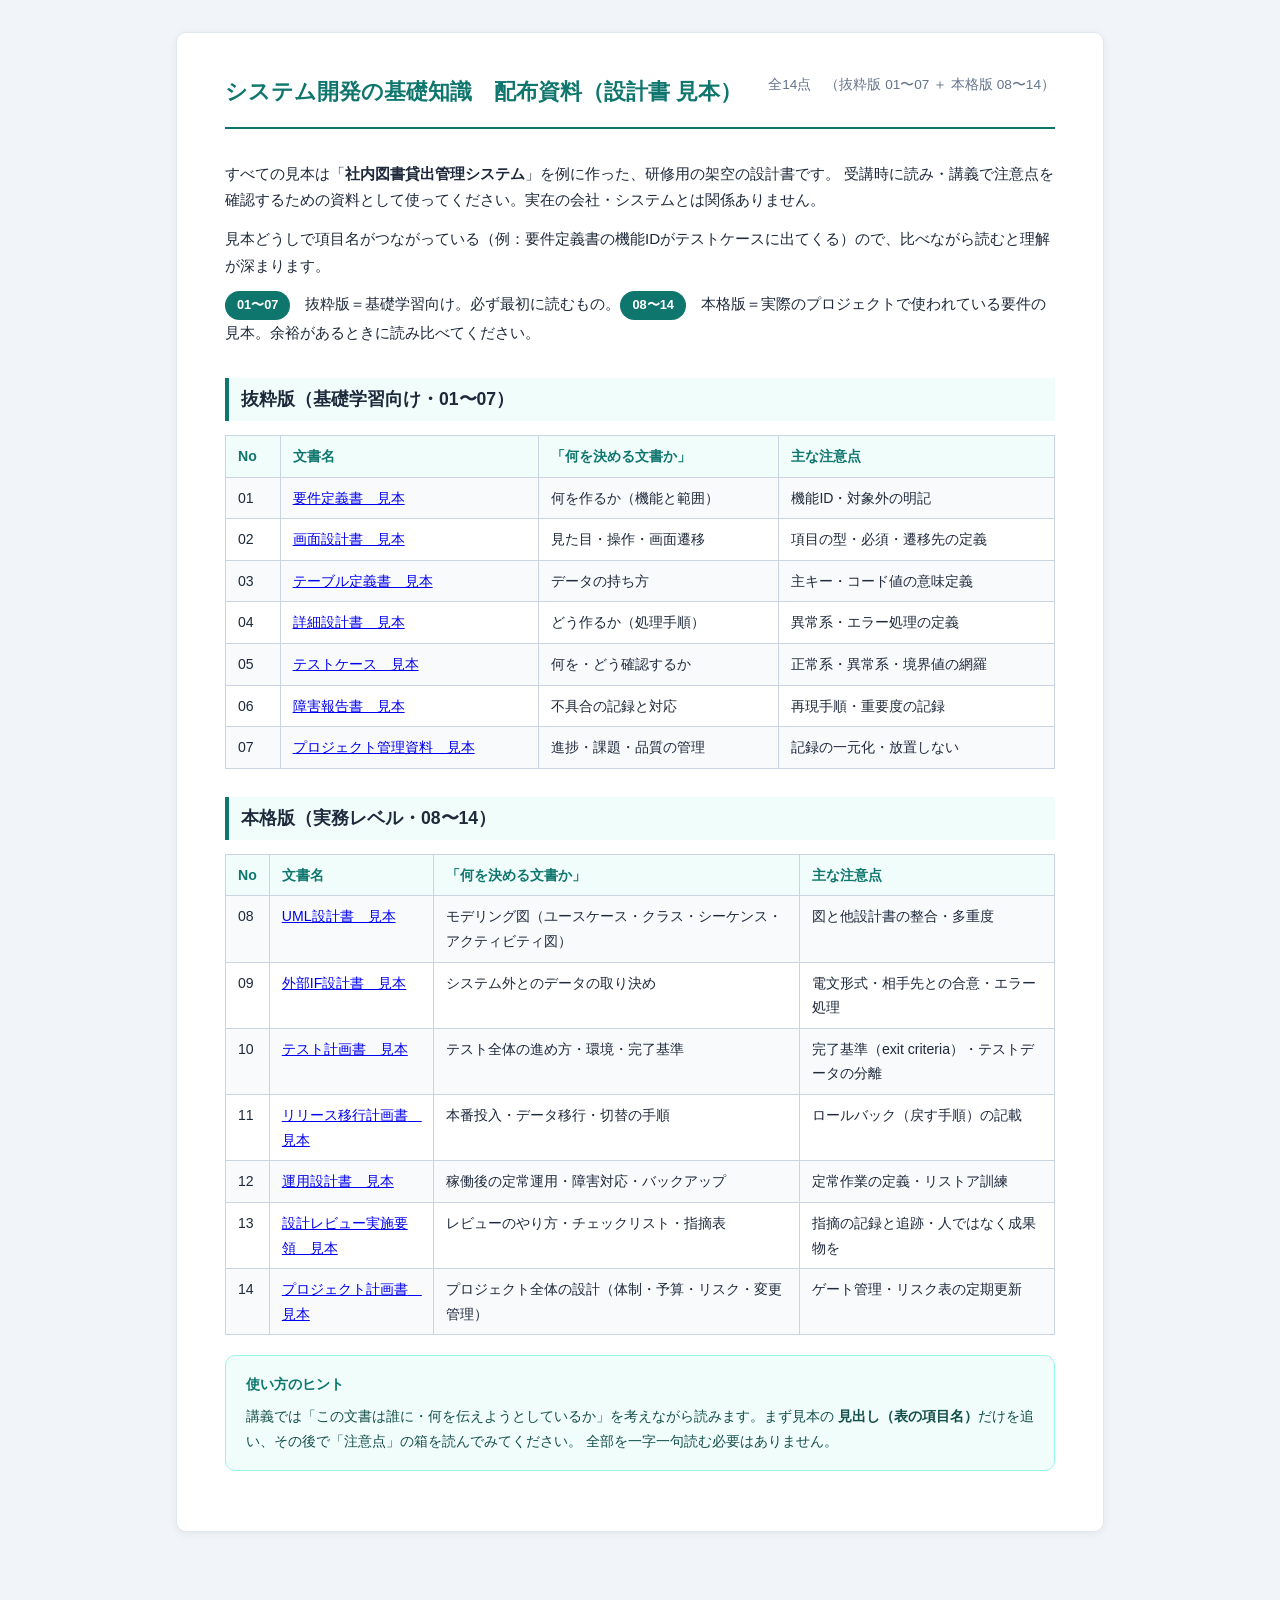
<file: index.html>
<!DOCTYPE html>
<html lang="ja">
<head>
<meta charset="UTF-8">
<title>配布資料一覧 | システム開発の基礎知識</title>
<link rel="stylesheet" href="assets/style.css">
</head>
<body>
<div class="page">

  <div class="doc" style="padding:40px 48px;">
    <div class="doc-head">
      <div class="doc-title">システム開発の基礎知識　配布資料（設計書 見本）</div>
      <div class="doc-code">全14点　（抜粋版 01〜07 ＋ 本格版 08〜14）</div>
    </div>

    <p>
      すべての見本は「<strong>社内図書貸出管理システム</strong>」を例に作った、研修用の架空の設計書です。
      受講時に読み・講義で注意点を確認するための資料として使ってください。実在の会社・システムとは関係ありません。
    </p>
    <p>見本どうしで項目名がつながっている（例：要件定義書の機能IDがテストケースに出てくる）ので、比べながら読むと理解が深まります。</p>
    <p><span class="badge">01〜07</span>　抜粋版＝基礎学習向け。必ず最初に読むもの。<span class="badge">08〜14</span>　本格版＝実際のプロジェクトで使われている要件の見本。余裕があるときに読み比べてください。</p>

    <h2 class="doc-headline" style="margin-top:32px;">抜粋版（基礎学習向け・01〜07）</h2>
    <table>
      <tr><th>No</th><th>文書名</th><th>「何を決める文書か」</th><th>主な注意点</th></tr>
      <tr>
        <td>01</td>
        <td><a href="01.html">要件定義書　見本</a></td>
        <td>何を作るか（機能と範囲）</td>
        <td>機能ID・対象外の明記</td>
      </tr>
      <tr>
        <td>02</td>
        <td><a href="02.html">画面設計書　見本</a></td>
        <td>見た目・操作・画面遷移</td>
        <td>項目の型・必須・遷移先の定義</td>
      </tr>
      <tr>
        <td>03</td>
        <td><a href="03.html">テーブル定義書　見本</a></td>
        <td>データの持ち方</td>
        <td>主キー・コード値の意味定義</td>
      </tr>
      <tr>
        <td>04</td>
        <td><a href="04.html">詳細設計書　見本</a></td>
        <td>どう作るか（処理手順）</td>
        <td>異常系・エラー処理の定義</td>
      </tr>
      <tr>
        <td>05</td>
        <td><a href="05.html">テストケース　見本</a></td>
        <td>何を・どう確認するか</td>
        <td>正常系・異常系・境界値の網羅</td>
      </tr>
      <tr>
        <td>06</td>
        <td><a href="06.html">障害報告書　見本</a></td>
        <td>不具合の記録と対応</td>
        <td>再現手順・重要度の記録</td>
      </tr>
      <tr>
        <td>07</td>
        <td><a href="07.html">プロジェクト管理資料　見本</a></td>
        <td>進捗・課題・品質の管理</td>
        <td>記録の一元化・放置しない</td>
      </tr>
    </table>

    <h2 class="doc-headline">本格版（実務レベル・08〜14）</h2>
    <table>
      <tr><th>No</th><th>文書名</th><th>「何を決める文書か」</th><th>主な注意点</th></tr>
      <tr>
        <td>08</td>
        <td><a href="08.html">UML設計書　見本</a></td>
        <td>モデリング図（ユースケース・クラス・シーケンス・アクティビティ図）</td>
        <td>図と他設計書の整合・多重度</td>
      </tr>
      <tr>
        <td>09</td>
        <td><a href="09.html">外部IF設計書　見本</a></td>
        <td>システム外とのデータの取り決め</td>
        <td>電文形式・相手先との合意・エラー処理</td>
      </tr>
      <tr>
        <td>10</td>
        <td><a href="10.html">テスト計画書　見本</a></td>
        <td>テスト全体の進め方・環境・完了基準</td>
        <td>完了基準（exit criteria）・テストデータの分離</td>
      </tr>
      <tr>
        <td>11</td>
        <td><a href="11.html">リリース移行計画書　見本</a></td>
        <td>本番投入・データ移行・切替の手順</td>
        <td>ロールバック（戻す手順）の記載</td>
      </tr>
      <tr>
        <td>12</td>
        <td><a href="12.html">運用設計書　見本</a></td>
        <td>稼働後の定常運用・障害対応・バックアップ</td>
        <td>定常作業の定義・リストア訓練</td>
      </tr>
      <tr>
        <td>13</td>
        <td><a href="13.html">設計レビュー実施要領　見本</a></td>
        <td>レビューのやり方・チェックリスト・指摘表</td>
        <td>指摘の記録と追跡・人ではなく成果物を</td>
      </tr>
      <tr>
        <td>14</td>
        <td><a href="14.html">プロジェクト計画書　見本</a></td>
        <td>プロジェクト全体の設計（体制・予算・リスク・変更管理）</td>
        <td>ゲート管理・リスク表の定期更新</td>
      </tr>
    </table>

    <div class="pointbox">
      <span class="pointbox-title">使い方のヒント</span>
      講義では「この文書は誰に・何を伝えようとしているか」を考えながら読みます。まず見本の
      <strong>見出し（表の項目名）</strong>だけを追い、その後で「注意点」の箱を読んでみてください。
      全部を一字一句読む必要はありません。
    </div>
  </div>

</div>
</body>
</html>
</file>
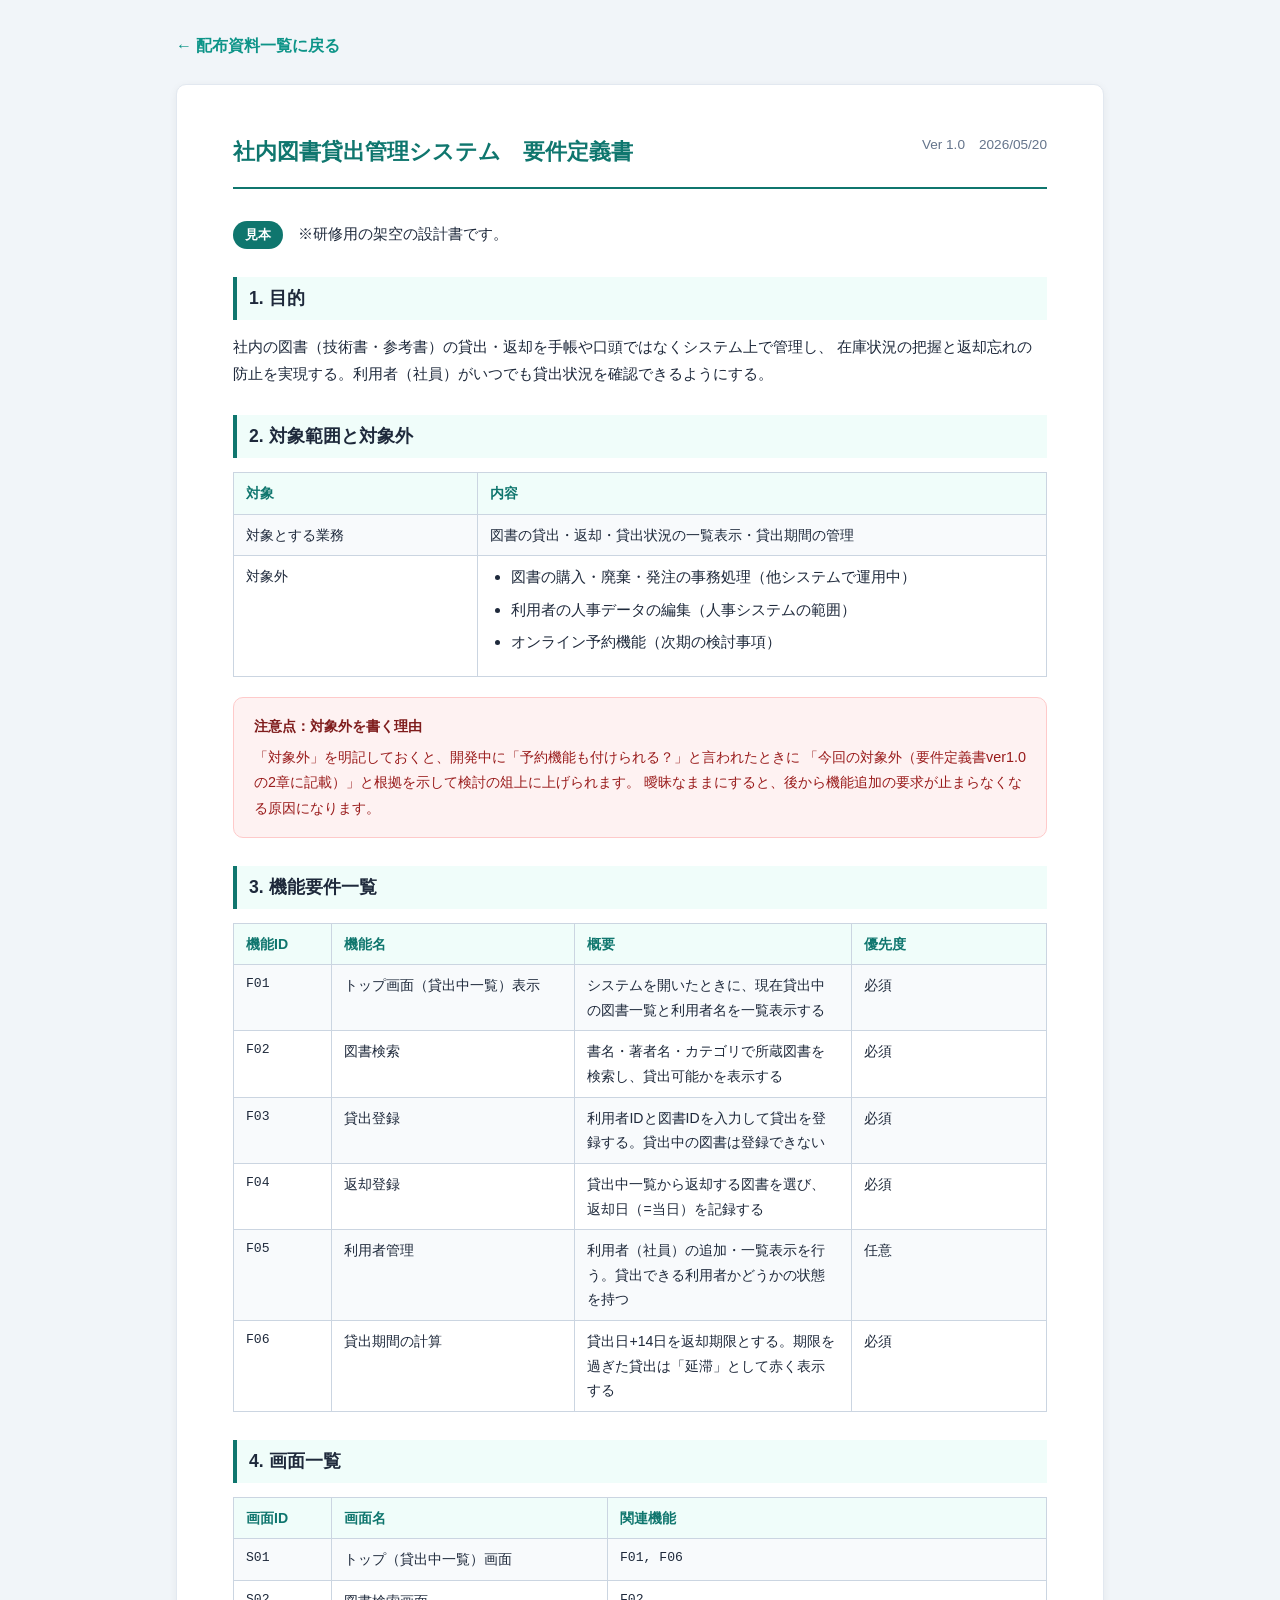
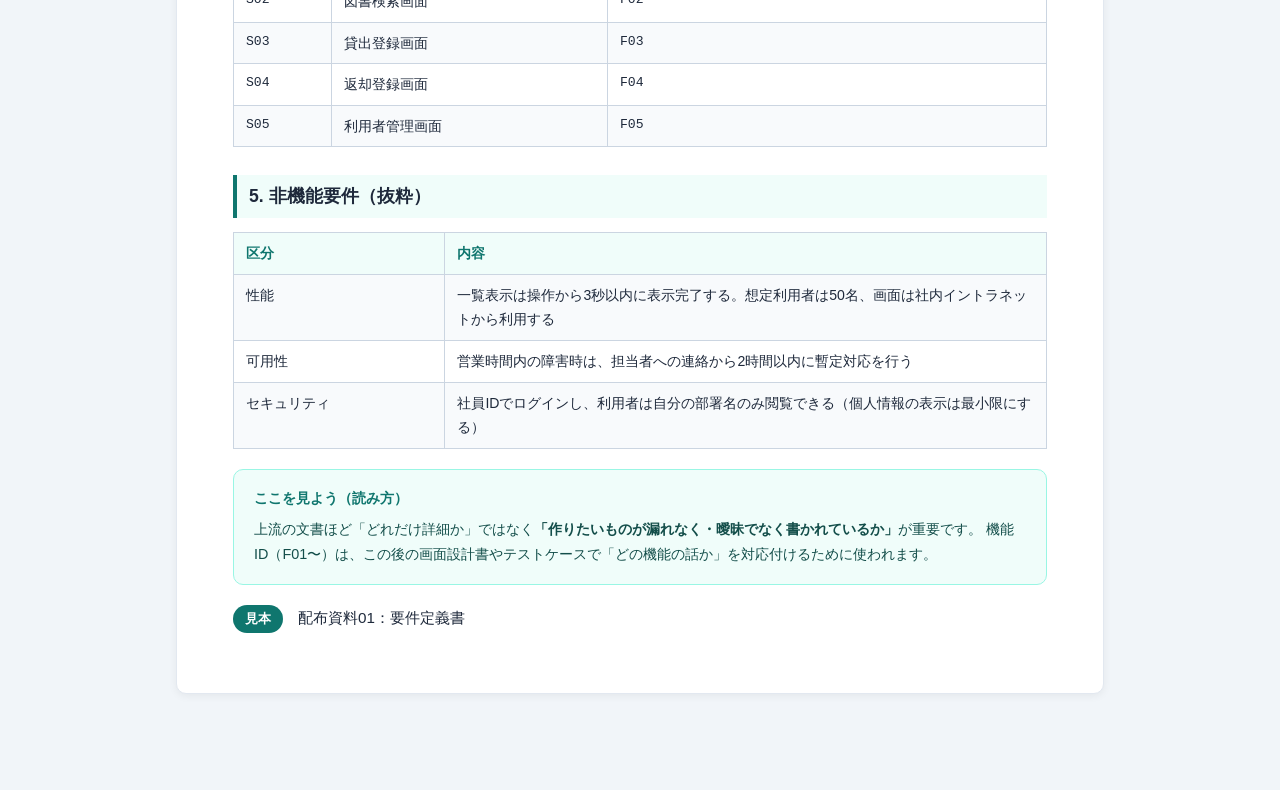
<file: 01.html>
<!DOCTYPE html>
<html lang="ja">
<head>
<meta charset="UTF-8">
<title>配布資料01 要件定義書（見本） | システム開発の基礎知識</title>
<link rel="stylesheet" href="assets/style.css">
</head>
<body>
<div class="page">
  <a class="backlink" href="index.html">&larr; 配布資料一覧に戻る</a>
  <div class="doc">

    <div class="doc-head">
      <div class="doc-title">社内図書貸出管理システム　要件定義書</div>
      <div class="doc-code">Ver 1.0　2026/05/20</div>
    </div>

    <p><span class="badge">見本</span>　※研修用の架空の設計書です。</p>

    <h2 class="doc-headline">1. 目的</h2>
    <p>
      社内の図書（技術書・参考書）の貸出・返却を手帳や口頭ではなくシステム上で管理し、
      在庫状況の把握と返却忘れの防止を実現する。利用者（社員）がいつでも貸出状況を確認できるようにする。
    </p>

    <h2 class="doc-headline">2. 対象範囲と対象外</h2>
    <table>
      <tr><th style="width:30%;">対象</th><th>内容</th></tr>
      <tr><td>対象とする業務</td><td>図書の貸出・返却・貸出状況の一覧表示・貸出期間の管理</td></tr>
      <tr><td>対象外</td><td>
        <ul>
          <li>図書の購入・廃棄・発注の事務処理（他システムで運用中）</li>
          <li>利用者の人事データの編集（人事システムの範囲）</li>
          <li>オンライン予約機能（次期の検討事項）</li>
        </ul>
      </td></tr>
    </table>
    <div class="caution">
      <span class="caution-title">注意点：対象外を書く理由</span>
      「対象外」を明記しておくと、開発中に「予約機能も付けられる？」と言われたときに
      「今回の対象外（要件定義書ver1.0の2章に記載）」と根拠を示して検討の俎上に上げられます。
      曖昧なままにすると、後から機能追加の要求が止まらなくなる原因になります。
    </div>

    <h2 class="doc-headline">3. 機能要件一覧</h2>
    <table>
      <tr><th style="width:12%;">機能ID</th><th style="width:30%;">機能名</th><th style="width:34%;">概要</th><th>優先度</th></tr>
      <tr><td class="code">F01</td><td>トップ画面（貸出中一覧）表示</td><td>システムを開いたときに、現在貸出中の図書一覧と利用者名を一覧表示する</td><td>必須</td></tr>
      <tr><td class="code">F02</td><td>図書検索</td><td>書名・著者名・カテゴリで所蔵図書を検索し、貸出可能かを表示する</td><td>必須</td></tr>
      <tr><td class="code">F03</td><td>貸出登録</td><td>利用者IDと図書IDを入力して貸出を登録する。貸出中の図書は登録できない</td><td>必須</td></tr>
      <tr><td class="code">F04</td><td>返却登録</td><td>貸出中一覧から返却する図書を選び、返却日（=当日）を記録する</td><td>必須</td></tr>
      <tr><td class="code">F05</td><td>利用者管理</td><td>利用者（社員）の追加・一覧表示を行う。貸出できる利用者かどうかの状態を持つ</td><td>任意</td></tr>
      <tr><td class="code">F06</td><td>貸出期間の計算</td><td>貸出日+14日を返却期限とする。期限を過ぎた貸出は「延滞」として赤く表示する</td><td>必須</td></tr>
    </table>

    <h2 class="doc-headline">4. 画面一覧</h2>
    <table>
      <tr><th style="width:12%;">画面ID</th><th style="width:34%;">画面名</th><th>関連機能</th></tr>
      <tr><td class="code">S01</td><td>トップ（貸出中一覧）画面</td><td class="code">F01, F06</td></tr>
      <tr><td class="code">S02</td><td>図書検索画面</td><td class="code">F02</td></tr>
      <tr><td class="code">S03</td><td>貸出登録画面</td><td class="code">F03</td></tr>
      <tr><td class="code">S04</td><td>返却登録画面</td><td class="code">F04</td></tr>
      <tr><td class="code">S05</td><td>利用者管理画面</td><td class="code">F05</td></tr>
    </table>

    <h2 class="doc-headline">5. 非機能要件（抜粋）</h2>
    <table>
      <tr><th style="width:26%;">区分</th><th>内容</th></tr>
      <tr><td>性能</td><td>一覧表示は操作から3秒以内に表示完了する。想定利用者は50名、画面は社内イントラネットから利用する</td></tr>
      <tr><td>可用性</td><td>営業時間内の障害時は、担当者への連絡から2時間以内に暫定対応を行う</td></tr>
      <tr><td>セキュリティ</td><td>社員IDでログインし、利用者は自分の部署名のみ閲覧できる（個人情報の表示は最小限にする）</td></tr>
    </table>
    <div class="pointbox">
      <span class="pointbox-title">ここを見よう（読み方）</span>
      上流の文書ほど「どれだけ詳細か」ではなく<strong>「作りたいものが漏れなく・曖昧でなく書かれているか」</strong>が重要です。
      機能ID（F01〜）は、この後の画面設計書やテストケースで「どの機能の話か」を対応付けるために使われます。
    </div>

    <p><span class="badge">見本</span>　配布資料01：要件定義書</p>
  </div>
</div>
</body>
</html>
</file>
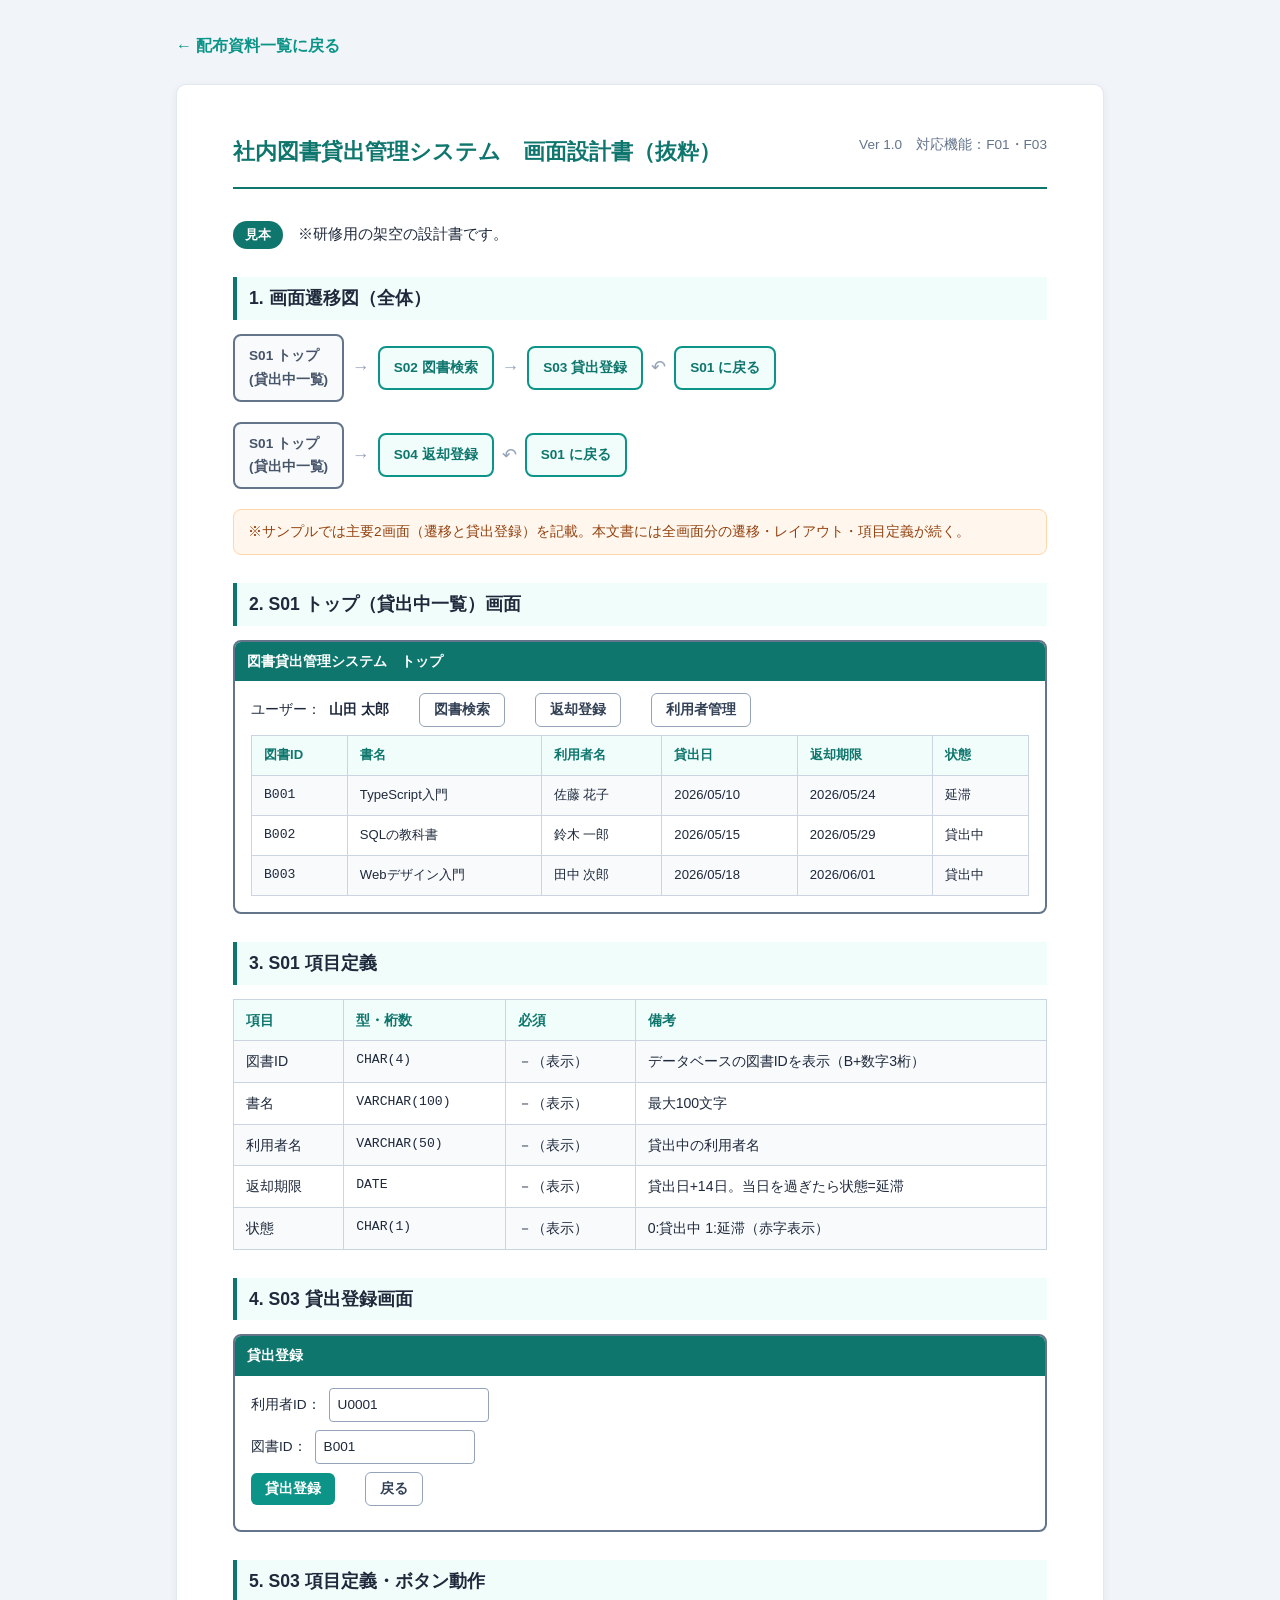
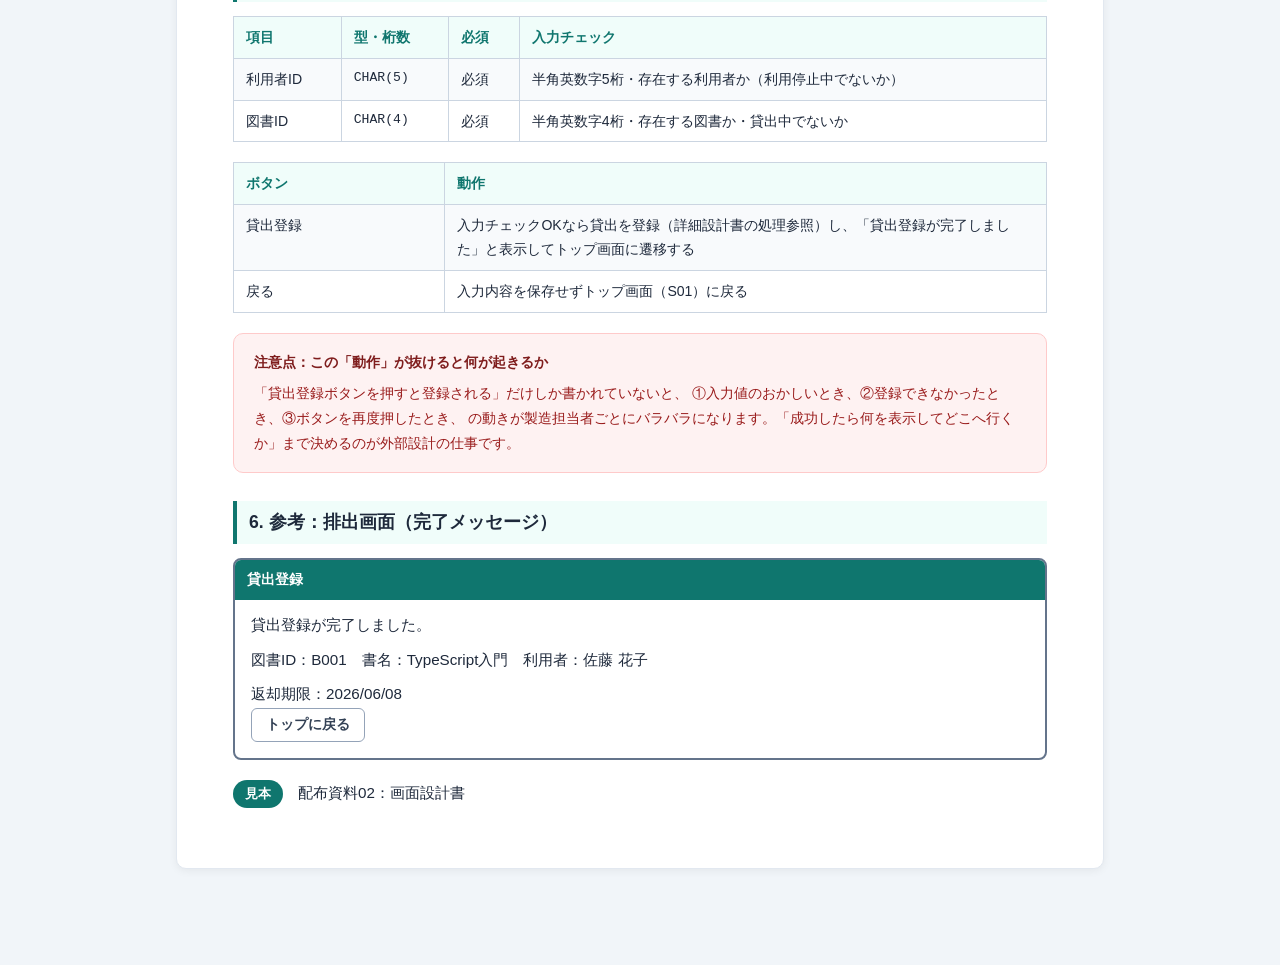
<file: 02.html>
<!DOCTYPE html>
<html lang="ja">
<head>
<meta charset="UTF-8">
<title>配布資料02 画面設計書（見本） | システム開発の基礎知識</title>
<link rel="stylesheet" href="assets/style.css">
</head>
<body>
<div class="page">
  <a class="backlink" href="index.html">&larr; 配布資料一覧に戻る</a>
  <div class="doc">

    <div class="doc-head">
      <div class="doc-title">社内図書貸出管理システム　画面設計書（抜粋）</div>
      <div class="doc-code">Ver 1.0　対応機能：F01・F03</div>
    </div>

    <p><span class="badge">見本</span>　※研修用の架空の設計書です。</p>

    <h2 class="doc-headline">1. 画面遷移図（全体）</h2>
    <div class="transit">
      <div class="screen start">S01 トップ<br>(貸出中一覧)</div>
      <div class="arrow">&rarr;</div>
      <div class="screen">S02 図書検索</div>
      <div class="arrow">&rarr;</div>
      <div class="screen">S03 貸出登録</div>
      <div class="arrow">&#8630;</div>
      <div class="screen">S01 に戻る</div>
    </div>
    <div class="transit">
      <div class="screen start">S01 トップ<br>(貸出中一覧)</div>
      <div class="arrow">&rarr;</div>
      <div class="screen">S04 返却登録</div>
      <div class="arrow">&#8630;</div>
      <div class="screen">S01 に戻る</div>
    </div>
    <p class="sample-note">※サンプルでは主要2画面（遷移と貸出登録）を記載。本文書には全画面分の遷移・レイアウト・項目定義が続く。</p>

    <h2 class="doc-headline">2. S01 トップ（貸出中一覧）画面</h2>
    <div class="mock">
      <div class="mock-bar">図書貸出管理システム　トップ</div>
      <div class="mock-row">ユーザー：<span style="font-weight:700;">山田 太郎</span>　<span class="mock-btn plain">図書検索</span>　<span class="mock-btn plain">返却登録</span>　<span class="mock-btn plain">利用者管理</span></div>
      <table style="font-size:0.82rem;margin:8px 0 0;">
        <tr><th>図書ID</th><th>書名</th><th>利用者名</th><th>貸出日</th><th>返却期限</th><th>状態</th></tr>
        <tr><td class="code">B001</td><td>TypeScript入門</td><td>佐藤 花子</td><td>2026/05/10</td><td>2026/05/24</td><td>延滞</td></tr>
        <tr><td class="code">B002</td><td>SQLの教科書</td><td>鈴木 一郎</td><td>2026/05/15</td><td>2026/05/29</td><td>貸出中</td></tr>
        <tr><td class="code">B003</td><td>Webデザイン入門</td><td>田中 次郎</td><td>2026/05/18</td><td>2026/06/01</td><td>貸出中</td></tr>
      </table>
    </div>

    <h2 class="doc-headline">3. S01 項目定義</h2>
    <table>
      <tr><th>項目</th><th>型・桁数</th><th>必須</th><th>備考</th></tr>
      <tr><td>図書ID</td><td class="code">CHAR(4)</td><td>－（表示）</td><td>データベースの図書IDを表示（B+数字3桁）</td></tr>
      <tr><td>書名</td><td class="code">VARCHAR(100)</td><td>－（表示）</td><td>最大100文字</td></tr>
      <tr><td>利用者名</td><td class="code">VARCHAR(50)</td><td>－（表示）</td><td>貸出中の利用者名</td></tr>
      <tr><td>返却期限</td><td class="code">DATE</td><td>－（表示）</td><td>貸出日+14日。当日を過ぎたら状態=延滞</td></tr>
      <tr><td>状態</td><td class="code">CHAR(1)</td><td>－（表示）</td><td>0:貸出中 1:延滞（赤字表示）</td></tr>
    </table>

    <h2 class="doc-headline">4. S03 貸出登録画面</h2>
    <div class="mock">
      <div class="mock-bar">貸出登録</div>
      <div class="mock-row">利用者ID：<span class="mock-input">U0001</span></div>
      <div class="mock-row">図書ID：<span class="mock-input">B001</span></div>
      <div class="mock-row"><span class="mock-btn">貸出登録</span>　<span class="mock-btn plain">戻る</span></div>
    </div>

    <h2 class="doc-headline">5. S03 項目定義・ボタン動作</h2>
    <table>
      <tr><th>項目</th><th>型・桁数</th><th>必須</th><th>入力チェック</th></tr>
      <tr><td>利用者ID</td><td class="code">CHAR(5)</td><td>必須</td><td>半角英数字5桁・存在する利用者か（利用停止中でないか）</td></tr>
      <tr><td>図書ID</td><td class="code">CHAR(4)</td><td>必須</td><td>半角英数字4桁・存在する図書か・貸出中でないか</td></tr>
    </table>
    <table>
      <tr><th style="width:26%;">ボタン</th><th>動作</th></tr>
      <tr><td>貸出登録</td><td>入力チェックOKなら貸出を登録（詳細設計書の処理参照）し、「貸出登録が完了しました」と表示してトップ画面に遷移する</td></tr>
      <tr><td>戻る</td><td>入力内容を保存せずトップ画面（S01）に戻る</td></tr>
    </table>
    <div class="caution">
      <span class="caution-title">注意点：この「動作」が抜けると何が起きるか</span>
      「貸出登録ボタンを押すと登録される」だけしか書かれていないと、
      ①入力値のおかしいとき、②登録できなかったとき、③ボタンを再度押したとき、
      の動きが製造担当者ごとにバラバラになります。「成功したら何を表示してどこへ行くか」まで決めるのが外部設計の仕事です。
    </div>

    <h2 class="doc-headline">6. 参考：排出画面（完了メッセージ）</h2>
    <div class="mock">
      <div class="mock-bar">貸出登録</div>
      <p style="margin:8px 0;">貸出登録が完了しました。</p>
      <p style="margin:0;">図書ID：B001　書名：TypeScript入門　利用者：佐藤 花子</p>
      <p style="margin:8px 0 0;">返却期限：2026/06/08</p>
      <span class="mock-btn plain">トップに戻る</span>
    </div>

    <p><span class="badge">見本</span>　配布資料02：画面設計書</p>
  </div>
</div>
</body>
</html>
</file>
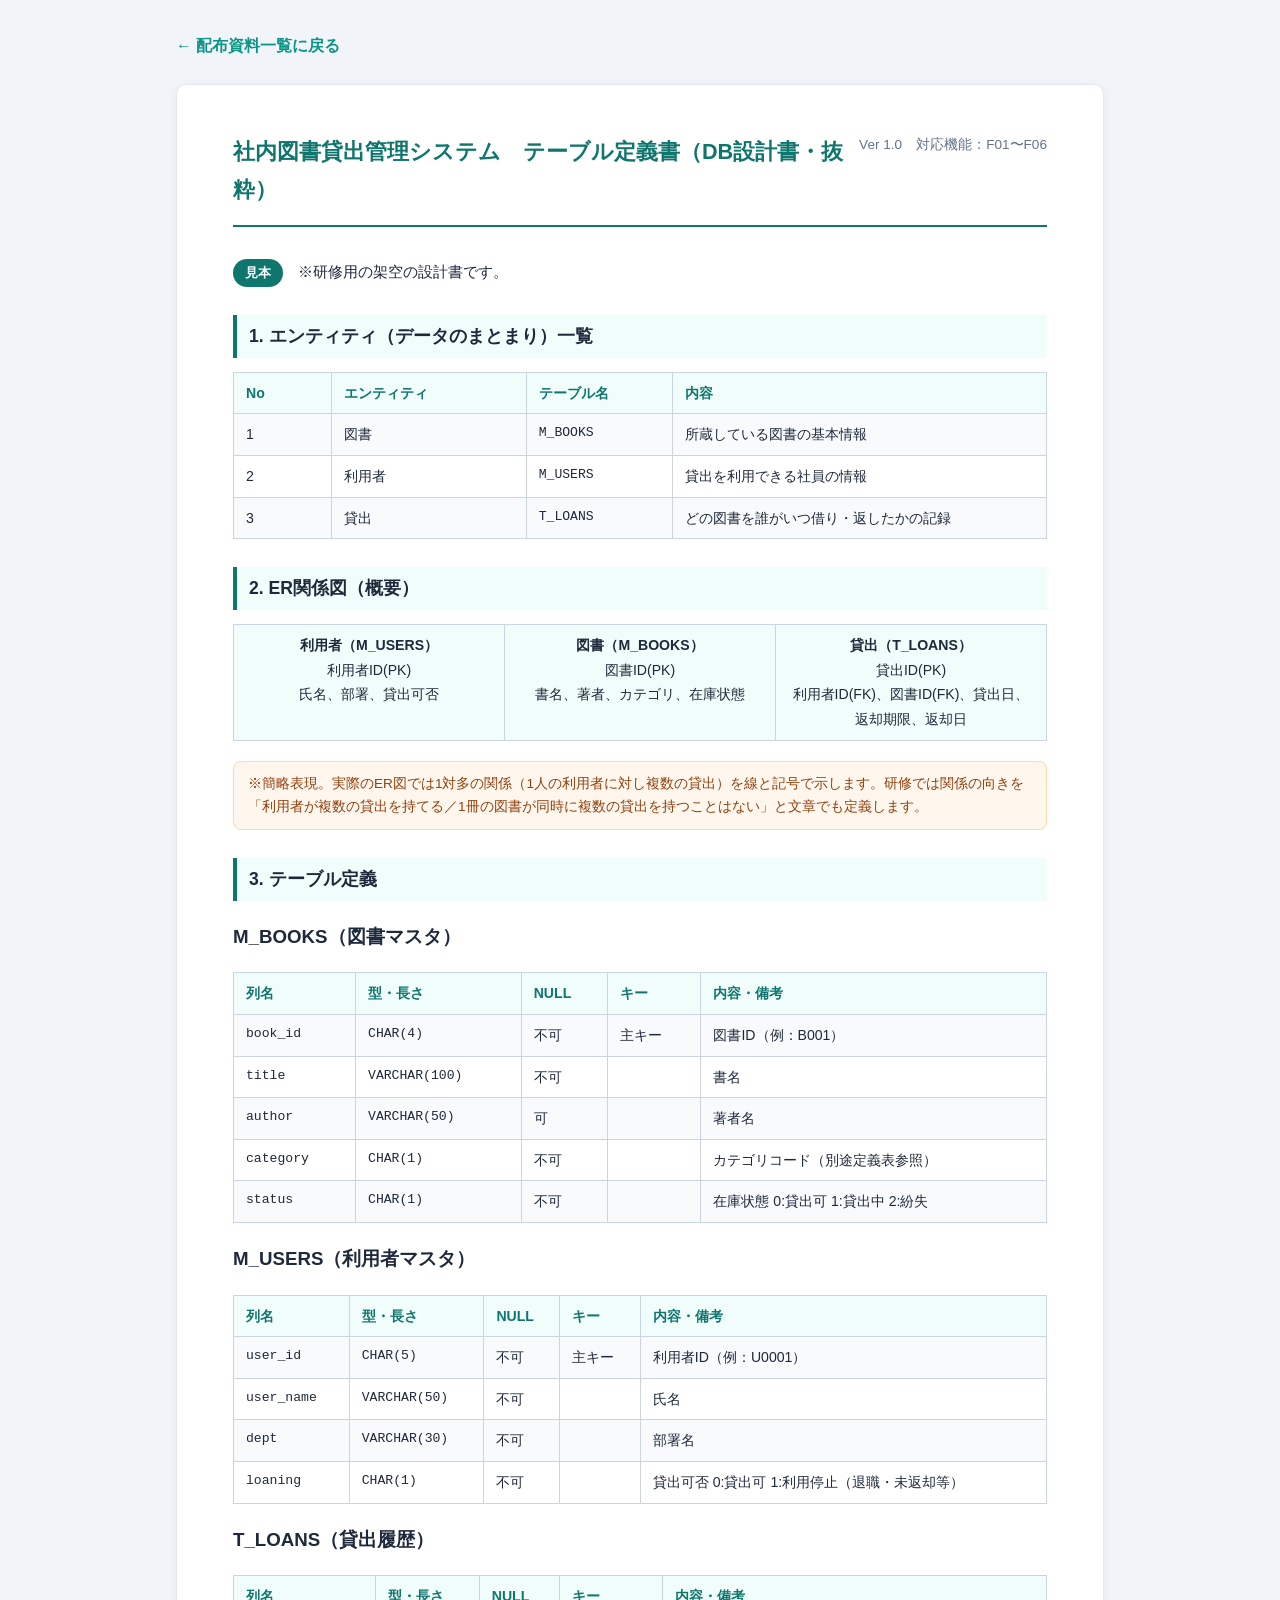
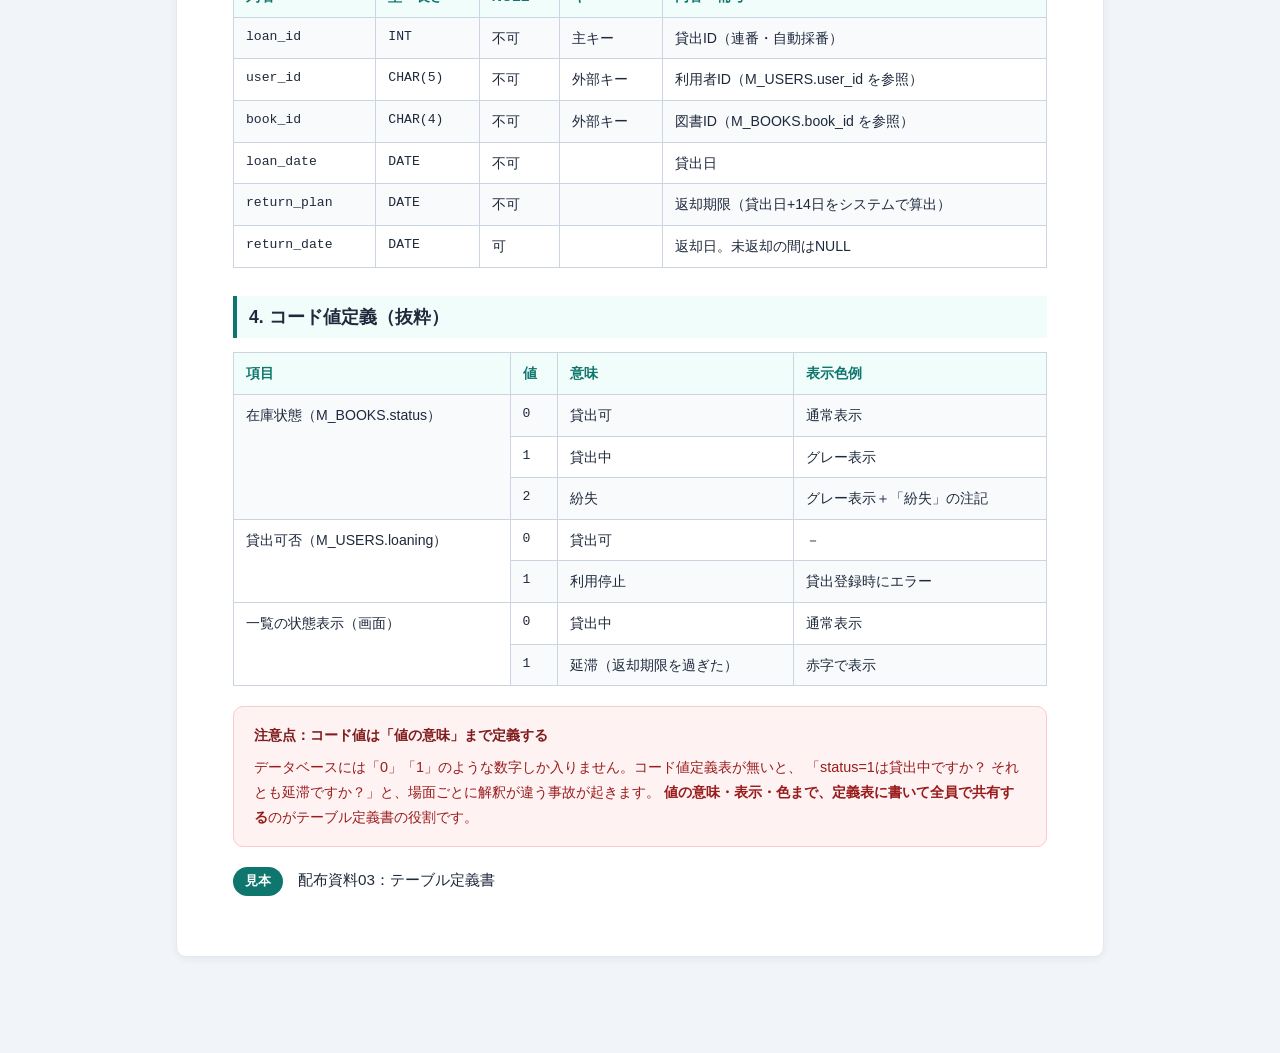
<file: 03.html>
<!DOCTYPE html>
<html lang="ja">
<head>
<meta charset="UTF-8">
<title>配布資料03 テーブル定義書（見本） | システム開発の基礎知識</title>
<link rel="stylesheet" href="assets/style.css">
</head>
<body>
<div class="page">
  <a class="backlink" href="index.html">&larr; 配布資料一覧に戻る</a>
  <div class="doc">

    <div class="doc-head">
      <div class="doc-title">社内図書貸出管理システム　テーブル定義書（DB設計書・抜粋）</div>
      <div class="doc-code">Ver 1.0　対応機能：F01〜F06</div>
    </div>

    <p><span class="badge">見本</span>　※研修用の架空の設計書です。</p>

    <h2 class="doc-headline">1. エンティティ（データのまとまり）一覧</h2>
    <table>
      <tr><th style="width:12%;">No</th><th style="width:24%;">エンティティ</th><th style="width:18%;">テーブル名</th><th>内容</th></tr>
      <tr><td>1</td><td>図書</td><td class="code">M_BOOKS</td><td>所蔵している図書の基本情報</td></tr>
      <tr><td>2</td><td>利用者</td><td class="code">M_USERS</td><td>貸出を利用できる社員の情報</td></tr>
      <tr><td>3</td><td>貸出</td><td class="code">T_LOANS</td><td>どの図書を誰がいつ借り・返したかの記録</td></tr>
    </table>

    <h2 class="doc-headline">2. ER関係図（概要）</h2>
    <table>
      <tr>
        <td style="width:33%; text-align:center; background:#f0fdfa;">
          <strong>利用者（M_USERS）</strong><br><span class="code">利用者ID(PK)</span><br>氏名、部署、貸出可否
        </td>
        <td style="width:33%; text-align:center; background:#f0fdfa;">
          <strong>図書（M_BOOKS）</strong><br><span class="code">図書ID(PK)</span><br>書名、著者、カテゴリ、在庫状態
        </td>
        <td style="width:33%; text-align:center; background:#f0fdfa;">
          <strong>貸出（T_LOANS）</strong><br><span class="code">貸出ID(PK)</span><br>利用者ID(FK)、図書ID(FK)、貸出日、返却期限、返却日
        </td>
      </tr>
    </table>
    <p class="sample-note">※簡略表現。実際のER図では1対多の関係（1人の利用者に対し複数の貸出）を線と記号で示します。研修では関係の向きを「利用者が複数の貸出を持てる／1冊の図書が同時に複数の貸出を持つことはない」と文章でも定義します。</p>

    <h2 class="doc-headline">3. テーブル定義</h2>

    <h3 style="margin-top:20px;">M_BOOKS（図書マスタ）</h3>
    <table>
      <tr><th>列名</th><th>型・長さ</th><th>NULL</th><th>キー</th><th>内容・備考</th></tr>
      <tr><td class="code">book_id</td><td class="code">CHAR(4)</td><td>不可</td><td>主キー</td><td>図書ID（例：B001）</td></tr>
      <tr><td class="code">title</td><td class="code">VARCHAR(100)</td><td>不可</td><td></td><td>書名</td></tr>
      <tr><td class="code">author</td><td class="code">VARCHAR(50)</td><td>可</td><td></td><td>著者名</td></tr>
      <tr><td class="code">category</td><td class="code">CHAR(1)</td><td>不可</td><td></td><td>カテゴリコード（別途定義表参照）</td></tr>
      <tr><td class="code">status</td><td class="code">CHAR(1)</td><td>不可</td><td></td><td>在庫状態 0:貸出可 1:貸出中 2:紛失</td></tr>
    </table>

    <h3 style="margin-top:20px;">M_USERS（利用者マスタ）</h3>
    <table>
      <tr><th>列名</th><th>型・長さ</th><th>NULL</th><th>キー</th><th>内容・備考</th></tr>
      <tr><td class="code">user_id</td><td class="code">CHAR(5)</td><td>不可</td><td>主キー</td><td>利用者ID（例：U0001）</td></tr>
      <tr><td class="code">user_name</td><td class="code">VARCHAR(50)</td><td>不可</td><td></td><td>氏名</td></tr>
      <tr><td class="code">dept</td><td class="code">VARCHAR(30)</td><td>不可</td><td></td><td>部署名</td></tr>
      <tr><td class="code">loaning</td><td class="code">CHAR(1)</td><td>不可</td><td></td><td>貸出可否 0:貸出可 1:利用停止（退職・未返却等）</td></tr>
    </table>

    <h3 style="margin-top:20px;">T_LOANS（貸出履歴）</h3>
    <table>
      <tr><th>列名</th><th>型・長さ</th><th>NULL</th><th>キー</th><th>内容・備考</th></tr>
      <tr><td class="code">loan_id</td><td class="code">INT</td><td>不可</td><td>主キー</td><td>貸出ID（連番・自動採番）</td></tr>
      <tr><td class="code">user_id</td><td class="code">CHAR(5)</td><td>不可</td><td>外部キー</td><td>利用者ID（M_USERS.user_id を参照）</td></tr>
      <tr><td class="code">book_id</td><td class="code">CHAR(4)</td><td>不可</td><td>外部キー</td><td>図書ID（M_BOOKS.book_id を参照）</td></tr>
      <tr><td class="code">loan_date</td><td class="code">DATE</td><td>不可</td><td></td><td>貸出日</td></tr>
      <tr><td class="code">return_plan</td><td class="code">DATE</td><td>不可</td><td></td><td>返却期限（貸出日+14日をシステムで算出）</td></tr>
      <tr><td class="code">return_date</td><td class="code">DATE</td><td>可</td><td></td><td>返却日。未返却の間はNULL</td></tr>
    </table>

    <h2 class="doc-headline">4. コード値定義（抜粋）</h2>
    <table>
      <tr><th>項目</th><th>値</th><th>意味</th><th>表示色例</th></tr>
      <tr><td rowspan="3">在庫状態（M_BOOKS.status）</td><td class="code">0</td><td>貸出可</td><td>通常表示</td></tr>
      <tr><td class="code">1</td><td>貸出中</td><td>グレー表示</td></tr>
      <tr><td class="code">2</td><td>紛失</td><td>グレー表示＋「紛失」の注記</td></tr>
      <tr><td rowspan="2">貸出可否（M_USERS.loaning）</td><td class="code">0</td><td>貸出可</td><td>－</td></tr>
      <tr><td class="code">1</td><td>利用停止</td><td>貸出登録時にエラー</td></tr>
      <tr><td rowspan="2">一覧の状態表示（画面）</td><td class="code">0</td><td>貸出中</td><td>通常表示</td></tr>
      <tr><td class="code">1</td><td>延滞（返却期限を過ぎた）</td><td>赤字で表示</td></tr>
    </table>
    <div class="caution">
      <span class="caution-title">注意点：コード値は「値の意味」まで定義する</span>
      データベースには「0」「1」のような数字しか入りません。コード値定義表が無いと、
      「status=1は貸出中ですか？ それとも延滞ですか？」と、場面ごとに解釈が違う事故が起きます。
      <strong>値の意味・表示・色まで、定義表に書いて全員で共有する</strong>のがテーブル定義書の役割です。
    </div>

    <p><span class="badge">見本</span>　配布資料03：テーブル定義書</p>
  </div>
</div>
</body>
</html>
</file>
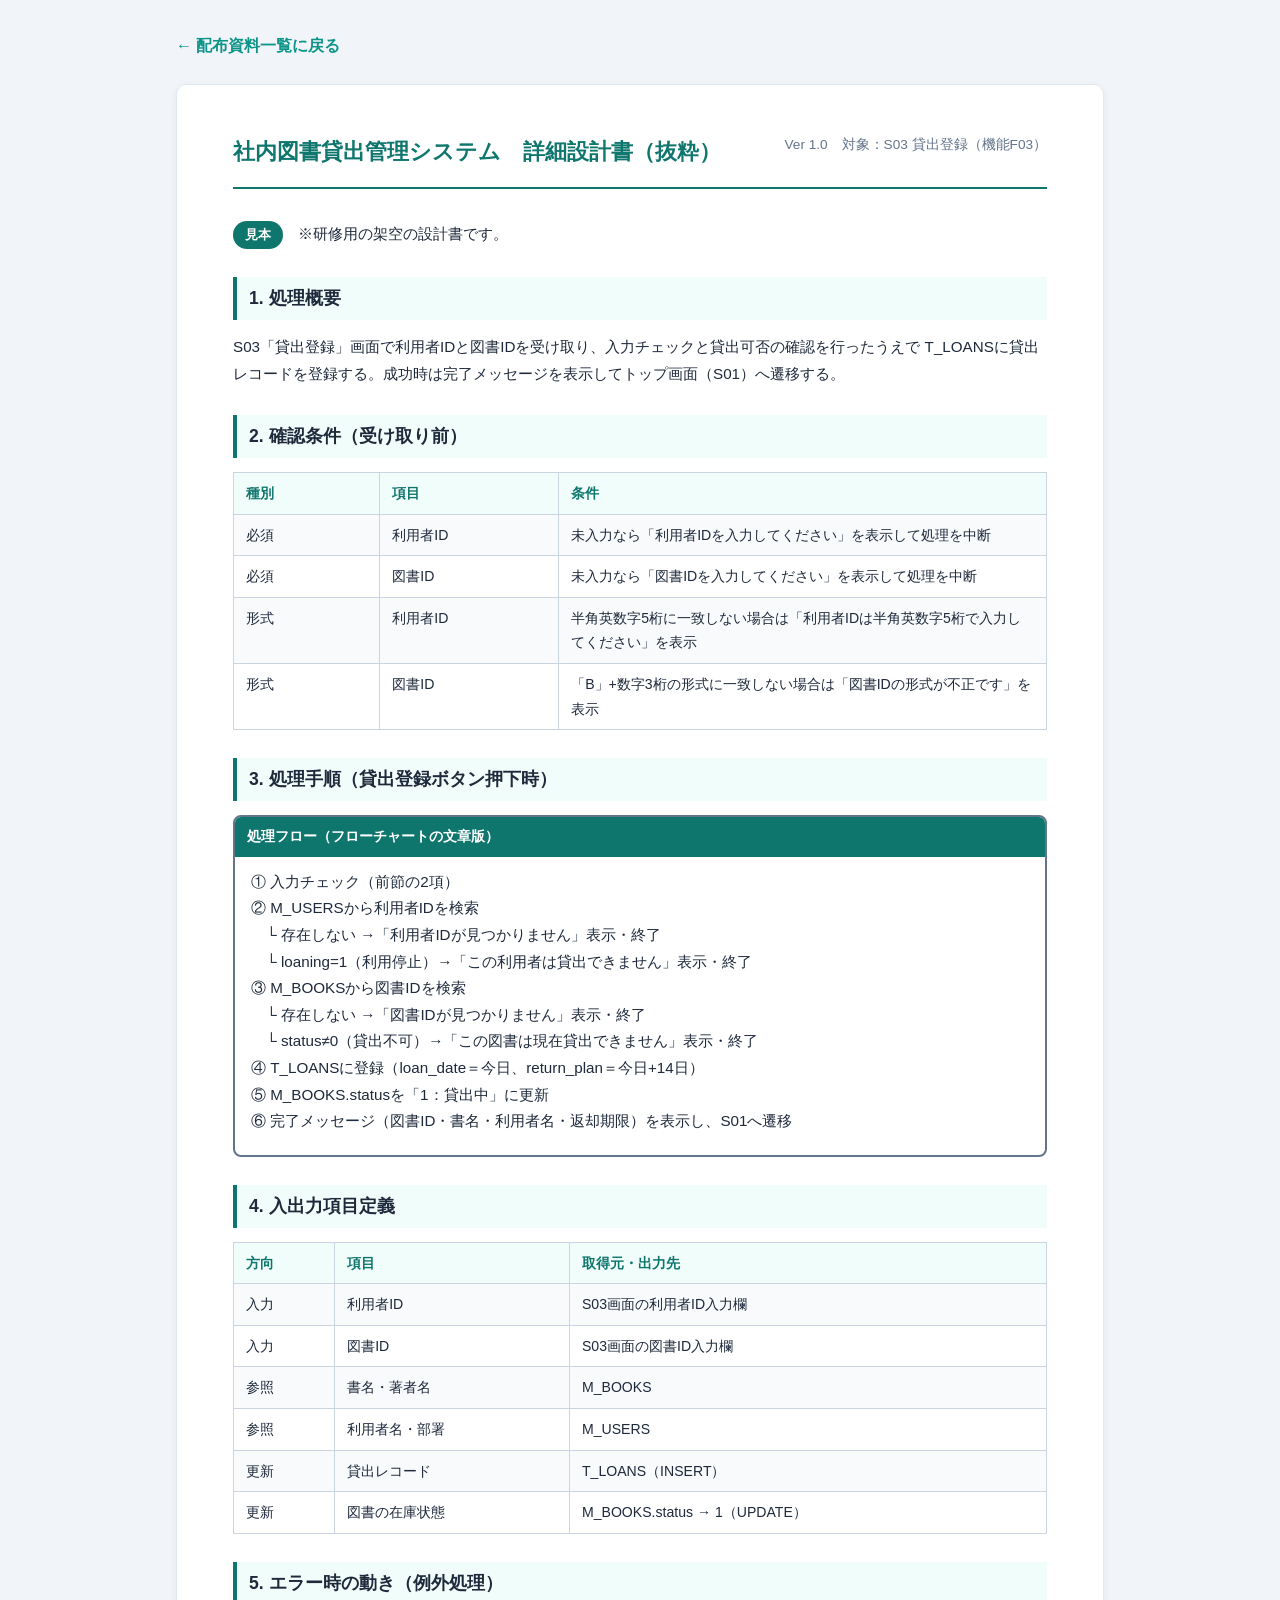
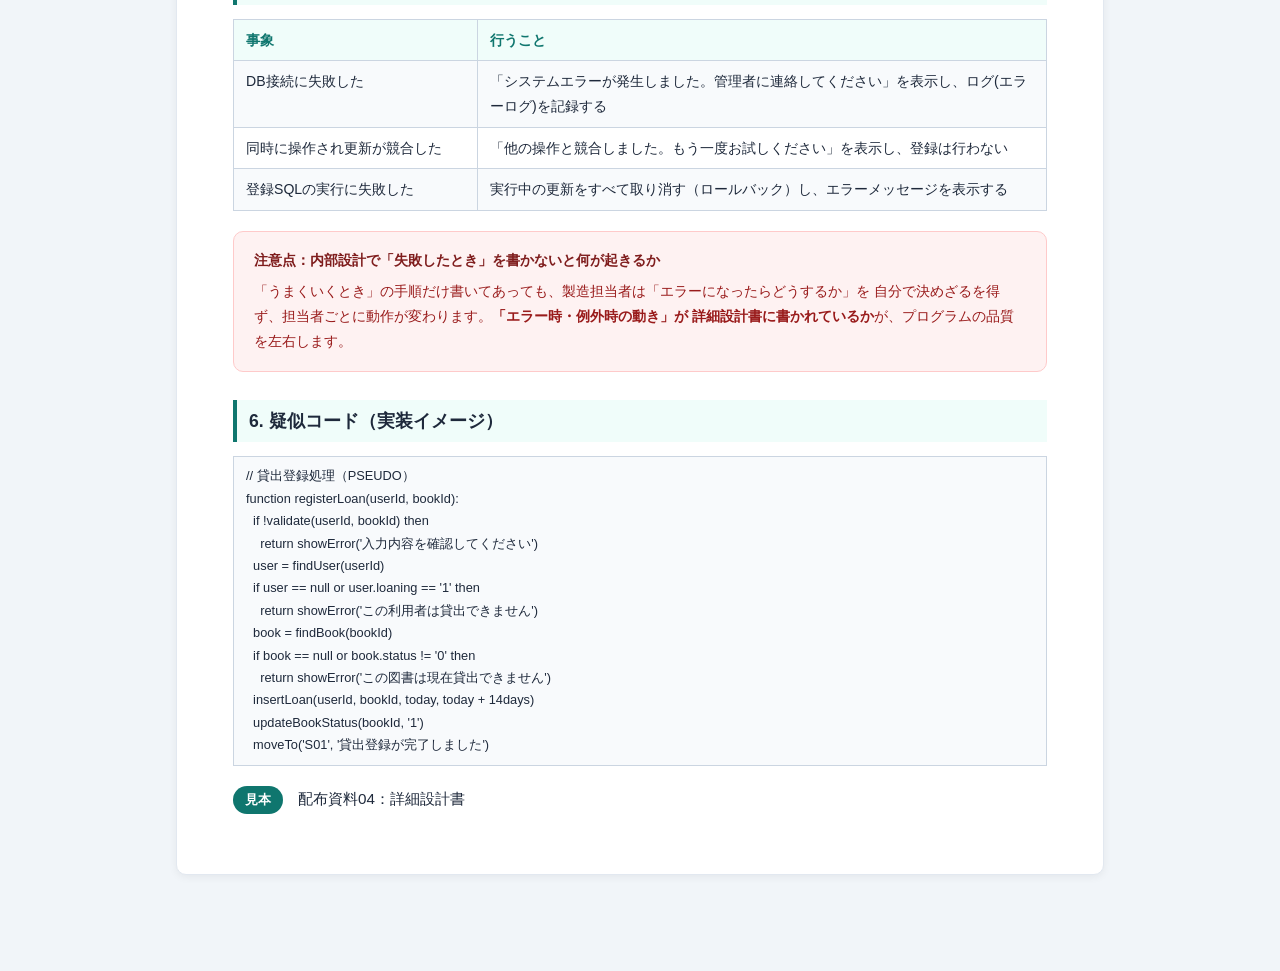
<file: 04.html>
<!DOCTYPE html>
<html lang="ja">
<head>
<meta charset="UTF-8">
<title>配布資料04 詳細設計書（見本） | システム開発の基礎知識</title>
<link rel="stylesheet" href="assets/style.css">
</head>
<body>
<div class="page">
  <a class="backlink" href="index.html">&larr; 配布資料一覧に戻る</a>
  <div class="doc">

    <div class="doc-head">
      <div class="doc-title">社内図書貸出管理システム　詳細設計書（抜粋）</div>
      <div class="doc-code">Ver 1.0　対象：S03 貸出登録（機能F03）</div>
    </div>

    <p><span class="badge">見本</span>　※研修用の架空の設計書です。</p>

    <h2 class="doc-headline">1. 処理概要</h2>
    <p>
      S03「貸出登録」画面で利用者IDと図書IDを受け取り、入力チェックと貸出可否の確認を行ったうえで
      T_LOANSに貸出レコードを登録する。成功時は完了メッセージを表示してトップ画面（S01）へ遷移する。
    </p>

    <h2 class="doc-headline">2. 確認条件（受け取り前）</h2>
    <table>
      <tr><th style="width:18%;">種別</th><th style="width:22%;">項目</th><th>条件</th></tr>
      <tr><td>必須</td><td>利用者ID</td><td>未入力なら「利用者IDを入力してください」を表示して処理を中断</td></tr>
      <tr><td>必須</td><td>図書ID</td><td>未入力なら「図書IDを入力してください」を表示して処理を中断</td></tr>
      <tr><td>形式</td><td>利用者ID</td><td>半角英数字5桁に一致しない場合は「利用者IDは半角英数字5桁で入力してください」を表示</td></tr>
      <tr><td>形式</td><td>図書ID</td><td>「B」+数字3桁の形式に一致しない場合は「図書IDの形式が不正です」を表示</td></tr>
    </table>

    <h2 class="doc-headline">3. 処理手順（貸出登録ボタン押下時）</h2>
    <div class="mock">
      <div class="mock-bar">処理フロー（フローチャートの文章版）</div>
      <p style="margin:4px 0;">
        ① 入力チェック（前節の2項）<br>
        ② M_USERSから利用者IDを検索<br>
        　└ 存在しない →「利用者IDが見つかりません」表示・終了<br>
        　└ loaning=1（利用停止）→「この利用者は貸出できません」表示・終了<br>
        ③ M_BOOKSから図書IDを検索<br>
        　└ 存在しない →「図書IDが見つかりません」表示・終了<br>
        　└ status≠0（貸出不可）→「この図書は現在貸出できません」表示・終了<br>
        ④ T_LOANSに登録（loan_date＝今日、return_plan＝今日+14日）<br>
        ⑤ M_BOOKS.statusを「1：貸出中」に更新<br>
        ⑥ 完了メッセージ（図書ID・書名・利用者名・返却期限）を表示し、S01へ遷移
      </p>
    </div>

    <h2 class="doc-headline">4. 入出力項目定義</h2>
    <table>
      <tr><th>方向</th><th>項目</th><th>取得元・出力先</th></tr>
      <tr><td>入力</td><td>利用者ID</td><td>S03画面の利用者ID入力欄</td></tr>
      <tr><td>入力</td><td>図書ID</td><td>S03画面の図書ID入力欄</td></tr>
      <tr><td>参照</td><td>書名・著者名</td><td>M_BOOKS</td></tr>
      <tr><td>参照</td><td>利用者名・部署</td><td>M_USERS</td></tr>
      <tr><td>更新</td><td>貸出レコード</td><td>T_LOANS（INSERT）</td></tr>
      <tr><td>更新</td><td>図書の在庫状態</td><td>M_BOOKS.status → 1（UPDATE）</td></tr>
    </table>

    <h2 class="doc-headline">5. エラー時の動き（例外処理）</h2>
    <table>
      <tr><th style="width:30%;">事象</th><th>行うこと</th></tr>
      <tr><td>DB接続に失敗した</td><td>「システムエラーが発生しました。管理者に連絡してください」を表示し、ログ(エラーログ)を記録する</td></tr>
      <tr><td>同時に操作され更新が競合した</td><td>「他の操作と競合しました。もう一度お試しください」を表示し、登録は行わない</td></tr>
      <tr><td>登録SQLの実行に失敗した</td><td>実行中の更新をすべて取り消す（ロールバック）し、エラーメッセージを表示する</td></tr>
    </table>
    <div class="caution">
      <span class="caution-title">注意点：内部設計で「失敗したとき」を書かないと何が起きるか</span>
      「うまくいくとき」の手順だけ書いてあっても、製造担当者は「エラーになったらどうするか」を
      自分で決めざるを得ず、担当者ごとに動作が変わります。<strong>「エラー時・例外時の動き」が
      詳細設計書に書かれているか</strong>が、プログラムの品質を左右します。
    </div>

    <h2 class="doc-headline">6. 疑似コード（実装イメージ）</h2>
    <table class="code" style="font-size:0.8rem;">
      <tr><td style="background:#f8fafc;">
        // 貸出登録処理（PSEUDO）<br>
        function registerLoan(userId, bookId):<br>
        &nbsp;&nbsp;if !validate(userId, bookId) then<br>
        &nbsp;&nbsp;&nbsp;&nbsp;return showError('入力内容を確認してください')<br>
        &nbsp;&nbsp;user = findUser(userId)<br>
        &nbsp;&nbsp;if user == null or user.loaning == '1' then<br>
        &nbsp;&nbsp;&nbsp;&nbsp;return showError('この利用者は貸出できません')<br>
        &nbsp;&nbsp;book = findBook(bookId)<br>
        &nbsp;&nbsp;if book == null or book.status != '0' then<br>
        &nbsp;&nbsp;&nbsp;&nbsp;return showError('この図書は現在貸出できません')<br>
        &nbsp;&nbsp;insertLoan(userId, bookId, today, today + 14days)<br>
        &nbsp;&nbsp;updateBookStatus(bookId, '1')<br>
        &nbsp;&nbsp;moveTo('S01', '貸出登録が完了しました')
      </td></tr>
    </table>

    <p><span class="badge">見本</span>　配布資料04：詳細設計書</p>
  </div>
</div>
</body>
</html>
</file>
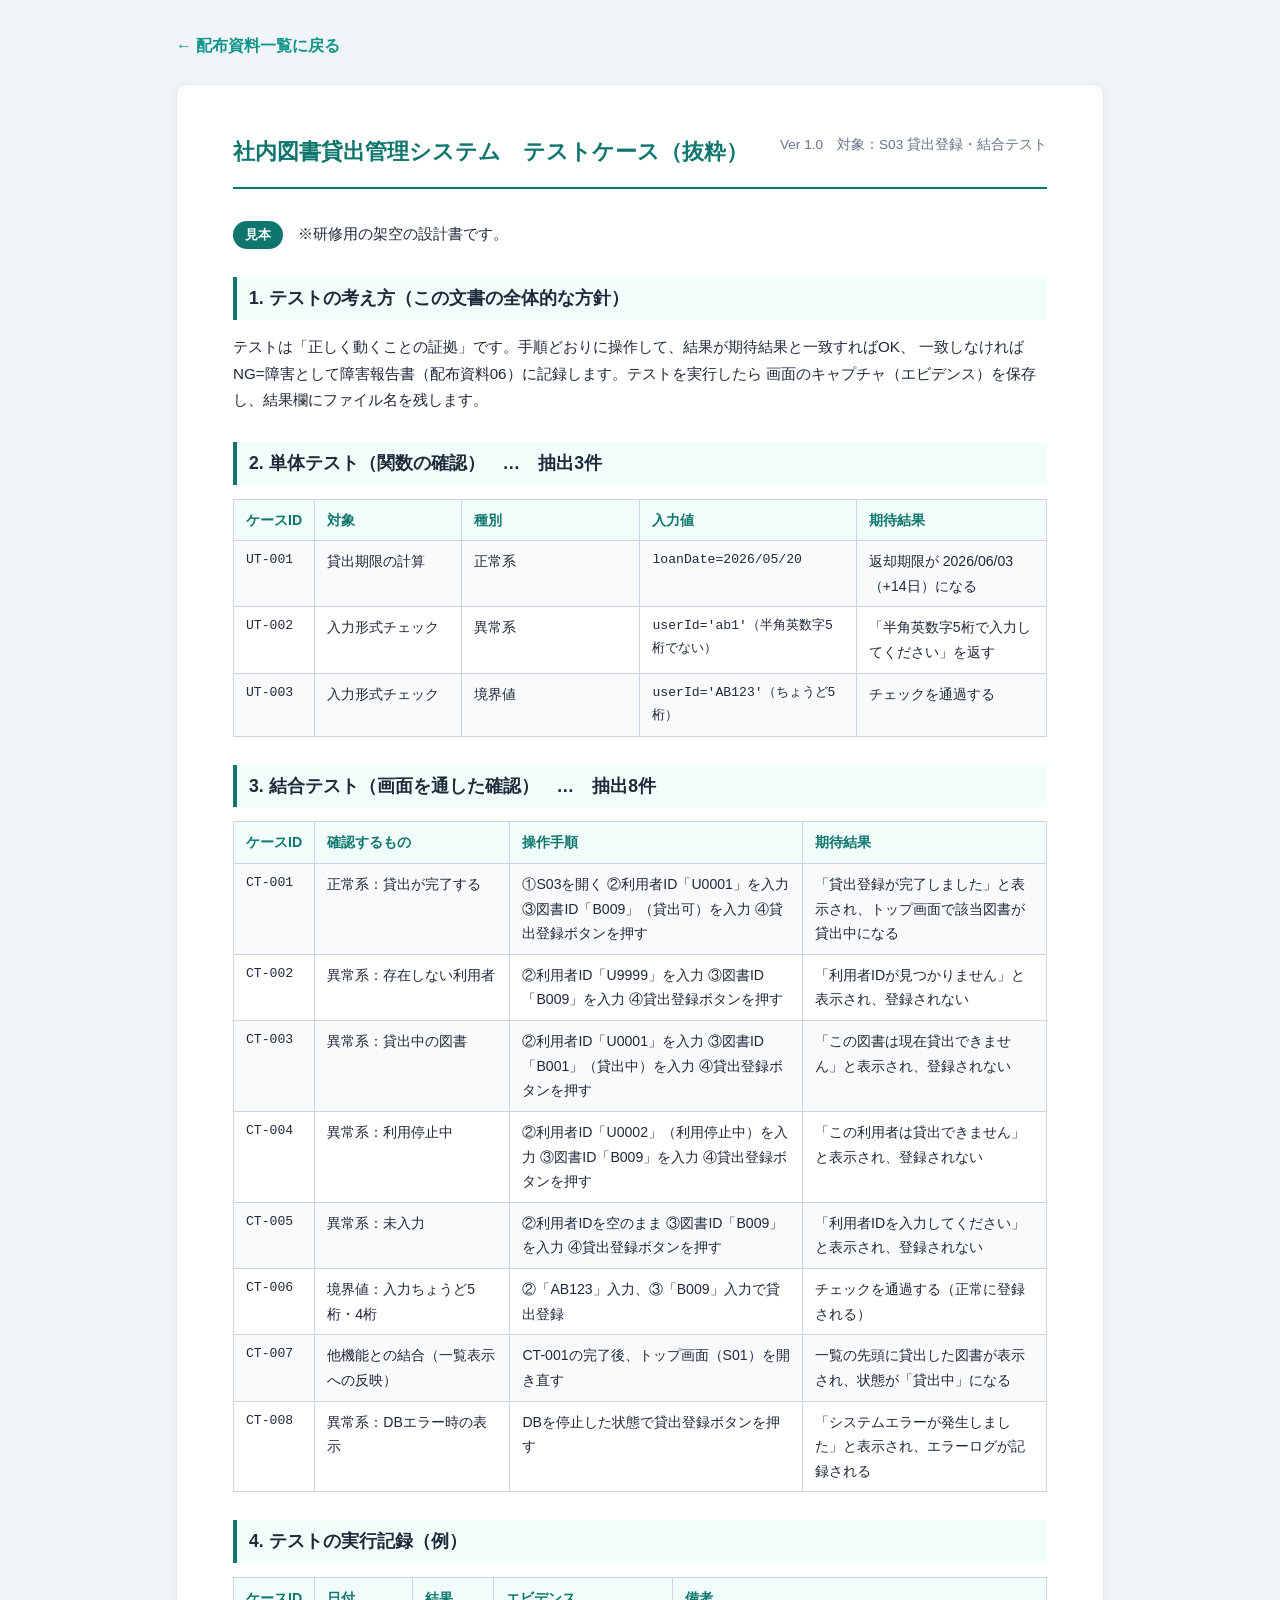
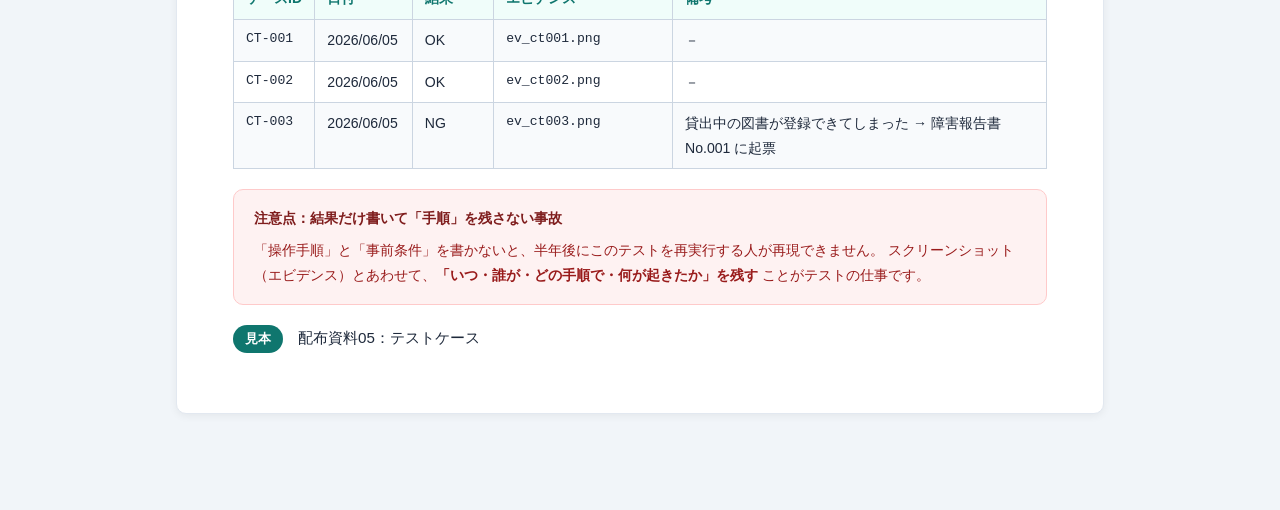
<file: 05.html>
<!DOCTYPE html>
<html lang="ja">
<head>
<meta charset="UTF-8">
<title>配布資料05 テストケース（見本） | システム開発の基礎知識</title>
<link rel="stylesheet" href="assets/style.css">
</head>
<body>
<div class="page">
  <a class="backlink" href="index.html">&larr; 配布資料一覧に戻る</a>
  <div class="doc">

    <div class="doc-head">
      <div class="doc-title">社内図書貸出管理システム　テストケース（抜粋）</div>
      <div class="doc-code">Ver 1.0　対象：S03 貸出登録・結合テスト</div>
    </div>

    <p><span class="badge">見本</span>　※研修用の架空の設計書です。</p>

    <h2 class="doc-headline">1. テストの考え方（この文書の全体的な方針）</h2>
    <p>
      テストは「正しく動くことの証拠」です。手順どおりに操作して、結果が期待結果と一致すればOK、
      一致しなければNG=障害として障害報告書（配布資料06）に記録します。テストを実行したら
      画面のキャプチャ（エビデンス）を保存し、結果欄にファイル名を残します。
    </p>

    <h2 class="doc-headline">2. 単体テスト（関数の確認）　…　抽出3件</h2>
    <table>
      <tr><th style="width:10%;">ケースID</th><th style="width:18%;">対象</th><th style="width:22%;">種別</th><th>入力値</th><th>期待結果</th></tr>
      <tr>
        <td class="code">UT-001</td><td>貸出期限の計算</td><td>正常系</td><td class="code">loanDate=2026/05/20</td>
        <td>返却期限が 2026/06/03（+14日）になる</td>
      </tr>
      <tr>
        <td class="code">UT-002</td><td>入力形式チェック</td><td>異常系</td><td class="code">userId='ab1'（半角英数字5桁でない）</td>
        <td>「半角英数字5桁で入力してください」を返す</td>
      </tr>
      <tr>
        <td class="code">UT-003</td><td>入力形式チェック</td><td>境界値</td><td class="code">userId='AB123'（ちょうど5桁）</td>
        <td>チェックを通過する</td>
      </tr>
    </table>

    <h2 class="doc-headline">3. 結合テスト（画面を通した確認）　…　抽出8件</h2>
    <table>
      <tr><th style="width:10%;">ケースID</th><th style="width:24%;">確認するもの</th><th style="width:36%;">操作手順</th><th>期待結果</th></tr>
      <tr>
        <td class="code">CT-001</td><td>正常系：貸出が完了する</td>
        <td>①S03を開く ②利用者ID「U0001」を入力 ③図書ID「B009」（貸出可）を入力 ④貸出登録ボタンを押す</td>
        <td>「貸出登録が完了しました」と表示され、トップ画面で該当図書が貸出中になる</td>
      </tr>
      <tr>
        <td class="code">CT-002</td><td>異常系：存在しない利用者</td>
        <td>②利用者ID「U9999」を入力 ③図書ID「B009」を入力 ④貸出登録ボタンを押す</td>
        <td>「利用者IDが見つかりません」と表示され、登録されない</td>
      </tr>
      <tr>
        <td class="code">CT-003</td><td>異常系：貸出中の図書</td>
        <td>②利用者ID「U0001」を入力 ③図書ID「B001」（貸出中）を入力 ④貸出登録ボタンを押す</td>
        <td>「この図書は現在貸出できません」と表示され、登録されない</td>
      </tr>
      <tr>
        <td class="code">CT-004</td><td>異常系：利用停止中</td>
        <td>②利用者ID「U0002」（利用停止中）を入力 ③図書ID「B009」を入力 ④貸出登録ボタンを押す</td>
        <td>「この利用者は貸出できません」と表示され、登録されない</td>
      </tr>
      <tr>
        <td class="code">CT-005</td><td>異常系：未入力</td>
        <td>②利用者IDを空のまま ③図書ID「B009」を入力 ④貸出登録ボタンを押す</td>
        <td>「利用者IDを入力してください」と表示され、登録されない</td>
      </tr>
      <tr>
        <td class="code">CT-006</td><td>境界値：入力ちょうど5桁・4桁</td>
        <td>②「AB123」入力、③「B009」入力で貸出登録</td>
        <td>チェックを通過する（正常に登録される）</td>
      </tr>
      <tr>
        <td class="code">CT-007</td><td>他機能との結合（一覧表示への反映）</td>
        <td>CT-001の完了後、トップ画面（S01）を開き直す</td>
        <td>一覧の先頭に貸出した図書が表示され、状態が「貸出中」になる</td>
      </tr>
      <tr>
        <td class="code">CT-008</td><td>異常系：DBエラー時の表示</td>
        <td>DBを停止した状態で貸出登録ボタンを押す</td>
        <td>「システムエラーが発生しました」と表示され、エラーログが記録される</td>
      </tr>
    </table>

    <h2 class="doc-headline">4. テストの実行記録（例）</h2>
    <table>
      <tr><th style="width:10%;">ケースID</th><th style="width:12%;">日付</th><th style="width:10%;">結果</th><th style="width:22%;">エビデンス</th><th>備考</th></tr>
      <tr><td class="code">CT-001</td><td>2026/06/05</td><td>OK</td><td class="code">ev_ct001.png</td><td>－</td></tr>
      <tr><td class="code">CT-002</td><td>2026/06/05</td><td>OK</td><td class="code">ev_ct002.png</td><td>－</td></tr>
      <tr><td class="code">CT-003</td><td>2026/06/05</td><td>NG</td><td class="code">ev_ct003.png</td><td>貸出中の図書が登録できてしまった → 障害報告書 No.001 に起票</td></tr>
    </table>
    <div class="caution">
      <span class="caution-title">注意点：結果だけ書いて「手順」を残さない事故</span>
      「操作手順」と「事前条件」を書かないと、半年後にこのテストを再実行する人が再現できません。
      スクリーンショット（エビデンス）とあわせて、<strong>「いつ・誰が・どの手順で・何が起きたか」を残す</strong>
      ことがテストの仕事です。
    </div>

    <p><span class="badge">見本</span>　配布資料05：テストケース</p>
  </div>
</div>
</body>
</html>
</file>
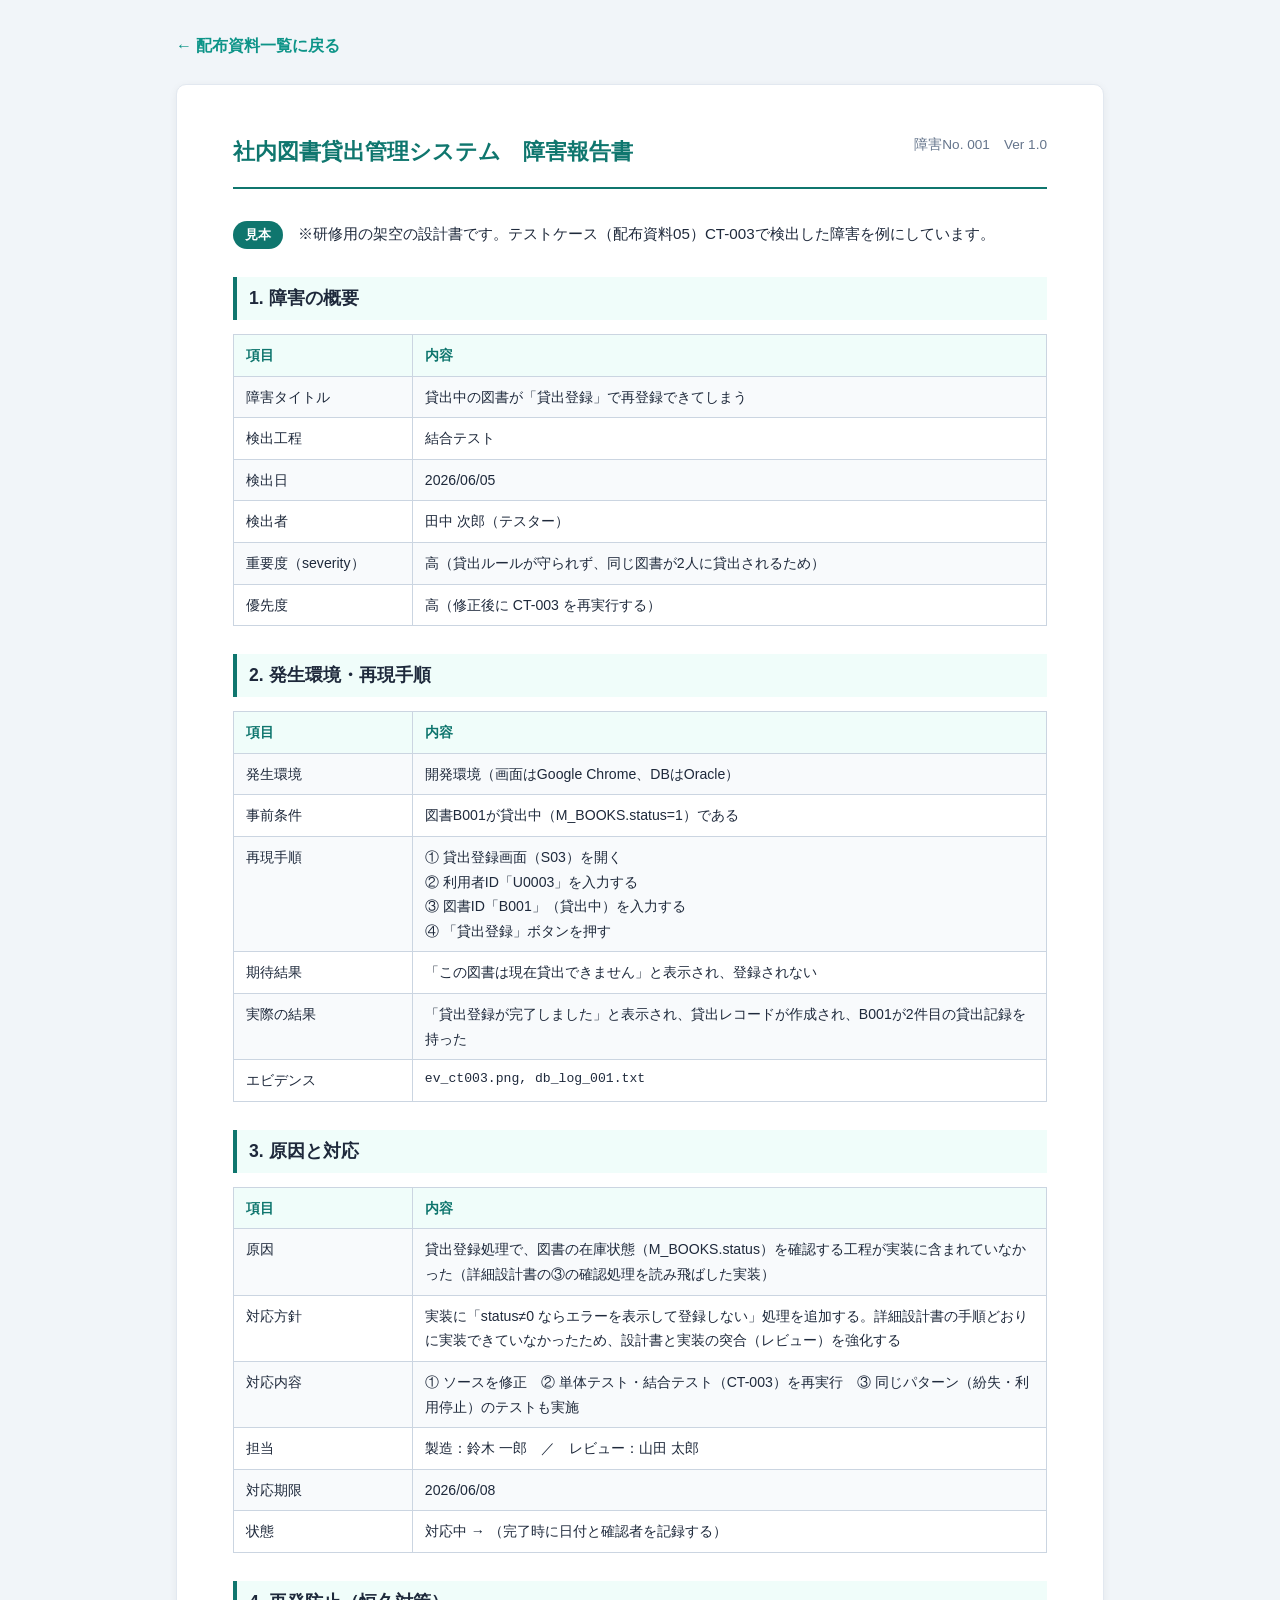
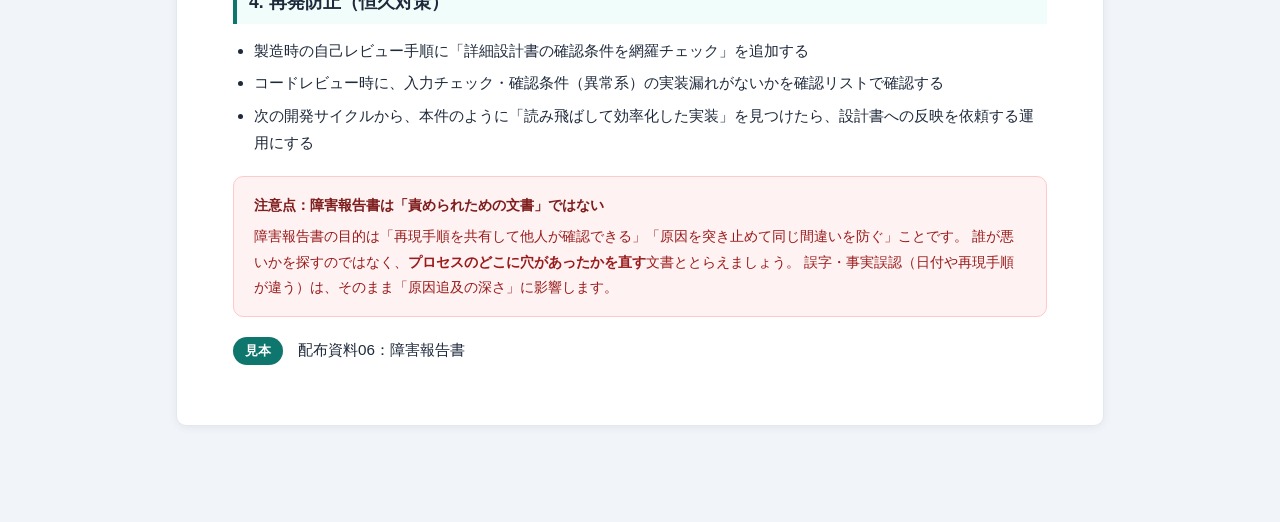
<file: 06.html>
<!DOCTYPE html>
<html lang="ja">
<head>
<meta charset="UTF-8">
<title>配布資料06 障害報告書（見本） | システム開発の基礎知識</title>
<link rel="stylesheet" href="assets/style.css">
</head>
<body>
<div class="page">
  <a class="backlink" href="index.html">&larr; 配布資料一覧に戻る</a>
  <div class="doc">

    <div class="doc-head">
      <div class="doc-title">社内図書貸出管理システム　障害報告書</div>
      <div class="doc-code">障害No. 001　Ver 1.0</div>
    </div>

    <p><span class="badge">見本</span>　※研修用の架空の設計書です。テストケース（配布資料05）CT-003で検出した障害を例にしています。</p>

    <h2 class="doc-headline">1. 障害の概要</h2>
    <table>
      <tr><th style="width:22%;">項目</th><th>内容</th></tr>
      <tr><td>障害タイトル</td><td>貸出中の図書が「貸出登録」で再登録できてしまう</td></tr>
      <tr><td>検出工程</td><td>結合テスト</td></tr>
      <tr><td>検出日</td><td>2026/06/05</td></tr>
      <tr><td>検出者</td><td>田中 次郎（テスター）</td></tr>
      <tr><td>重要度（severity）</td><td>高（貸出ルールが守られず、同じ図書が2人に貸出されるため）</td></tr>
      <tr><td>優先度</td><td>高（修正後に CT-003 を再実行する）</td></tr>
    </table>

    <h2 class="doc-headline">2. 発生環境・再現手順</h2>
    <table>
      <tr><th style="width:22%;">項目</th><th>内容</th></tr>
      <tr><td>発生環境</td><td>開発環境（画面はGoogle Chrome、DBはOracle）</td></tr>
      <tr><td>事前条件</td><td>図書B001が貸出中（M_BOOKS.status=1）である</td></tr>
      <tr>
        <td>再現手順</td>
        <td>
          ① 貸出登録画面（S03）を開く<br>
          ② 利用者ID「U0003」を入力する<br>
          ③ 図書ID「B001」（貸出中）を入力する<br>
          ④ 「貸出登録」ボタンを押す
        </td>
      </tr>
      <tr><td>期待結果</td><td>「この図書は現在貸出できません」と表示され、登録されない</td></tr>
      <tr><td>実際の結果</td><td>「貸出登録が完了しました」と表示され、貸出レコードが作成され、B001が2件目の貸出記録を持った</td></tr>
      <tr><td>エビデンス</td><td class="code">ev_ct003.png, db_log_001.txt</td></tr>
    </table>

    <h2 class="doc-headline">3. 原因と対応</h2>
    <table>
      <tr><th style="width:22%;">項目</th><th>内容</th></tr>
      <tr><td>原因</td><td>貸出登録処理で、図書の在庫状態（M_BOOKS.status）を確認する工程が実装に含まれていなかった（詳細設計書の③の確認処理を読み飛ばした実装）</td></tr>
      <tr><td>対応方針</td><td>実装に「status≠0 ならエラーを表示して登録しない」処理を追加する。詳細設計書の手順どおりに実装できていなかったため、設計書と実装の突合（レビュー）を強化する</td></tr>
      <tr><td>対応内容</td><td>① ソースを修正　② 単体テスト・結合テスト（CT-003）を再実行　③ 同じパターン（紛失・利用停止）のテストも実施</td></tr>
      <tr><td>担当</td><td>製造：鈴木 一郎　／　レビュー：山田 太郎</td></tr>
      <tr><td>対応期限</td><td>2026/06/08</td></tr>
      <tr><td>状態</td><td>対応中 → （完了時に日付と確認者を記録する）</td></tr>
    </table>

    <h2 class="doc-headline">4. 再発防止（恒久対策）</h2>
    <ul>
      <li>製造時の自己レビュー手順に「詳細設計書の確認条件を網羅チェック」を追加する</li>
      <li>コードレビュー時に、入力チェック・確認条件（異常系）の実装漏れがないかを確認リストで確認する</li>
      <li>次の開発サイクルから、本件のように「読み飛ばして効率化した実装」を見つけたら、設計書への反映を依頼する運用にする</li>
    </ul>
    <div class="caution">
      <span class="caution-title">注意点：障害報告書は「責められための文書」ではない</span>
      障害報告書の目的は「再現手順を共有して他人が確認できる」「原因を突き止めて同じ間違いを防ぐ」ことです。
      誰が悪いかを探すのではなく、<strong>プロセスのどこに穴があったかを直す</strong>文書ととらえましょう。
      誤字・事実誤認（日付や再現手順が違う）は、そのまま「原因追及の深さ」に影響します。
    </div>

    <p><span class="badge">見本</span>　配布資料06：障害報告書</p>
  </div>
</div>
</body>
</html>
</file>
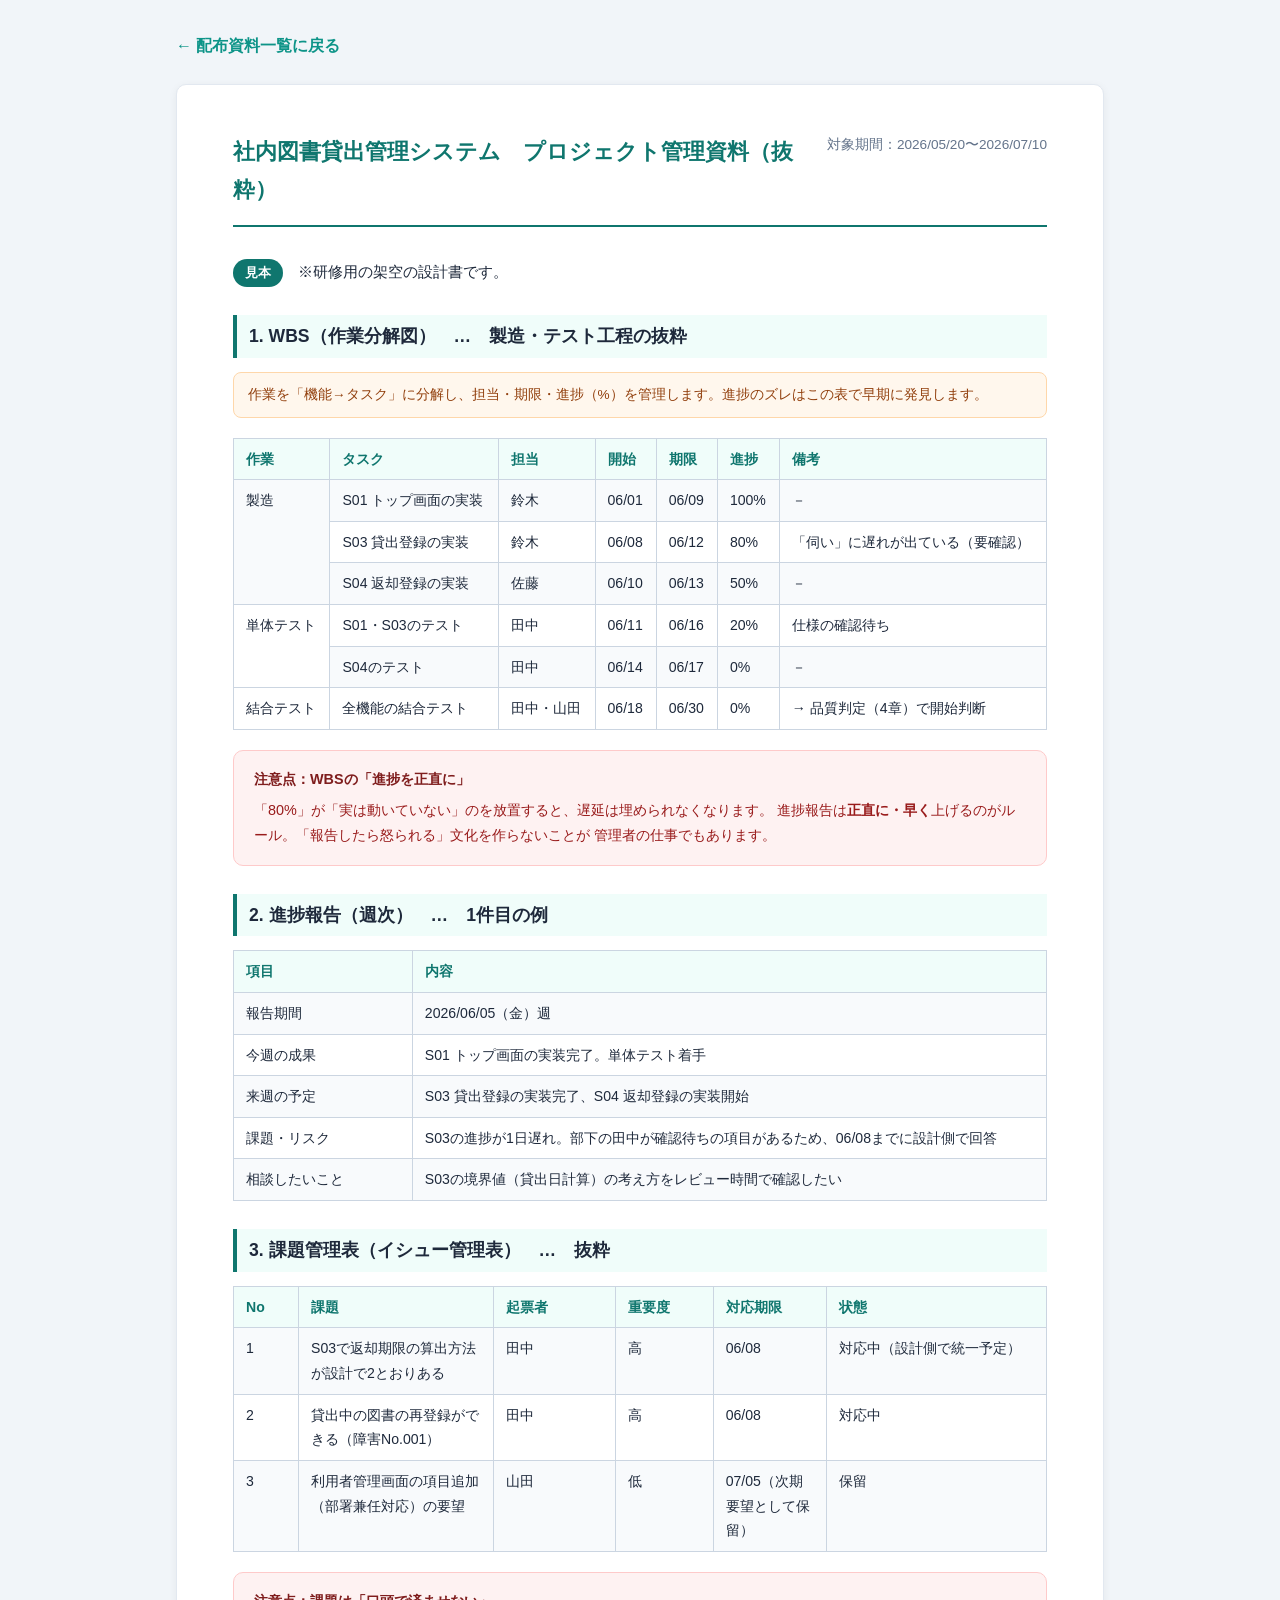
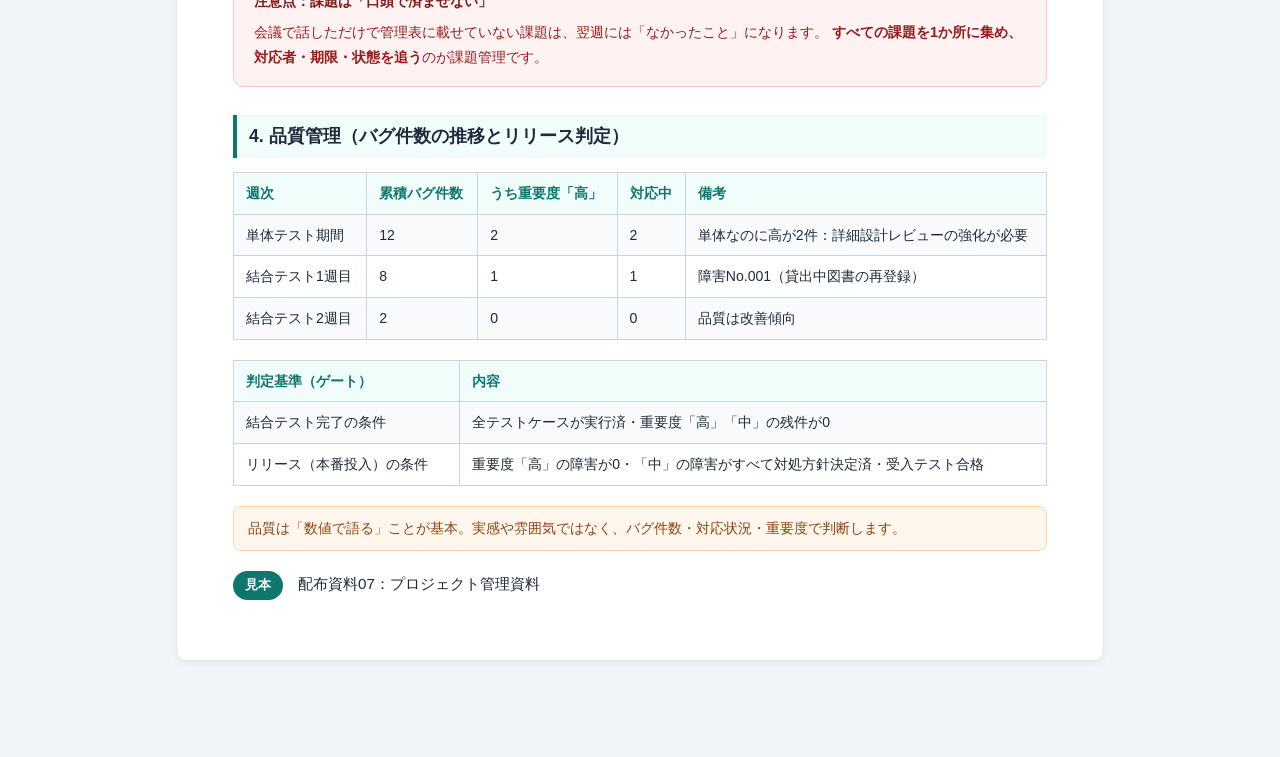
<file: 07.html>
<!DOCTYPE html>
<html lang="ja">
<head>
<meta charset="UTF-8">
<title>配布資料07 プロジェクト管理資料（見本） | システム開発の基礎知識</title>
<link rel="stylesheet" href="assets/style.css">
</head>
<body>
<div class="page">
  <a class="backlink" href="index.html">&larr; 配布資料一覧に戻る</a>
  <div class="doc">

    <div class="doc-head">
      <div class="doc-title">社内図書貸出管理システム　プロジェクト管理資料（抜粋）</div>
      <div class="doc-code">対象期間：2026/05/20〜2026/07/10</div>
    </div>

    <p><span class="badge">見本</span>　※研修用の架空の設計書です。</p>

    <h2 class="doc-headline">1. WBS（作業分解図）　…　製造・テスト工程の抜粋</h2>
    <p class="sample-note">作業を「機能→タスク」に分解し、担当・期限・進捗（%）を管理します。進捗のズレはこの表で早期に発見します。</p>
    <table>
      <tr><th>作業</th><th>タスク</th><th>担当</th><th>開始</th><th>期限</th><th>進捗</th><th>備考</th></tr>
      <tr><td rowspan="3">製造</td><td>S01 トップ画面の実装</td><td>鈴木</td><td>06/01</td><td>06/09</td><td>100%</td><td>－</td></tr>
      <tr><td>S03 貸出登録の実装</td><td>鈴木</td><td>06/08</td><td>06/12</td><td>80%</td><td>「伺い」に遅れが出ている（要確認）</td></tr>
      <tr><td>S04 返却登録の実装</td><td>佐藤</td><td>06/10</td><td>06/13</td><td>50%</td><td>－</td></tr>
      <tr><td rowspan="2">単体テスト</td><td>S01・S03のテスト</td><td>田中</td><td>06/11</td><td>06/16</td><td>20%</td><td>仕様の確認待ち</td></tr>
      <tr><td>S04のテスト</td><td>田中</td><td>06/14</td><td>06/17</td><td>0%</td><td>－</td></tr>
      <tr><td>結合テスト</td><td>全機能の結合テスト</td><td>田中・山田</td><td>06/18</td><td>06/30</td><td>0%</td><td>→ 品質判定（4章）で開始判断</td></tr>
    </table>
    <div class="caution">
      <span class="caution-title">注意点：WBSの「進捗を正直に」</span>
      「80%」が「実は動いていない」のを放置すると、遅延は埋められなくなります。
      進捗報告は<strong>正直に・早く</strong>上げるのがルール。「報告したら怒られる」文化を作らないことが
      管理者の仕事でもあります。
    </div>

    <h2 class="doc-headline">2. 進捗報告（週次）　…　1件目の例</h2>
    <table>
      <tr><th style="width:22%;">項目</th><th>内容</th></tr>
      <tr><td>報告期間</td><td>2026/06/05（金）週</td></tr>
      <tr><td>今週の成果</td><td>S01 トップ画面の実装完了。単体テスト着手</td></tr>
      <tr><td>来週の予定</td><td>S03 貸出登録の実装完了、S04 返却登録の実装開始</td></tr>
      <tr><td>課題・リスク</td><td>S03の進捗が1日遅れ。部下の田中が確認待ちの項目があるため、06/08までに設計側で回答</td></tr>
      <tr><td>相談したいこと</td><td>S03の境界値（貸出日計算）の考え方をレビュー時間で確認したい</td></tr>
    </table>

    <h2 class="doc-headline">3. 課題管理表（イシュー管理表）　…　抜粋</h2>
    <table>
      <tr><th style="width:8%;">No</th><th style="width:24%;">課題</th><th style="width:15%;">起票者</th><th style="width:12%;">重要度</th><th style="width:14%;">対応期限</th><th>状態</th></tr>
      <tr><td>1</td><td>S03で返却期限の算出方法が設計で2とおりある</td><td>田中</td><td>高</td><td>06/08</td><td>対応中（設計側で統一予定）</td></tr>
      <tr><td>2</td><td>貸出中の図書の再登録ができる（障害No.001）</td><td>田中</td><td>高</td><td>06/08</td><td>対応中</td></tr>
      <tr><td>3</td><td>利用者管理画面の項目追加（部署兼任対応）の要望</td><td>山田</td><td>低</td><td>07/05（次期要望として保留）</td><td>保留</td></tr>
    </table>
    <div class="caution">
      <span class="caution-title">注意点：課題は「口頭で済ませない」</span>
      会議で話しただけで管理表に載せていない課題は、翌週には「なかったこと」になります。
      <strong>すべての課題を1か所に集め、対応者・期限・状態を追う</strong>のが課題管理です。
    </div>

    <h2 class="doc-headline">4. 品質管理（バグ件数の推移とリリース判定）</h2>
    <table>
      <tr><th>週次</th><th>累積バグ件数</th><th>うち重要度「高」</th><th>対応中</th><th>備考</th></tr>
      <tr><td>単体テスト期間</td><td>12</td><td>2</td><td>2</td><td>単体なのに高が2件：詳細設計レビューの強化が必要</td></tr>
      <tr><td>結合テスト1週目</td><td>8</td><td>1</td><td>1</td><td>障害No.001（貸出中図書の再登録）</td></tr>
      <tr><td>結合テスト2週目</td><td>2</td><td>0</td><td>0</td><td>品質は改善傾向</td></tr>
    </table>
    <table>
      <tr><th>判定基準（ゲート）</th><th>内容</th></tr>
      <tr><td>結合テスト完了の条件</td><td>全テストケースが実行済・重要度「高」「中」の残件が0</td></tr>
      <tr><td>リリース（本番投入）の条件</td><td>重要度「高」の障害が0・「中」の障害がすべて対処方針決定済・受入テスト合格</td></tr>
    </table>
    <p class="sample-note">品質は「数値で語る」ことが基本。実感や雰囲気ではなく、バグ件数・対応状況・重要度で判断します。</p>

    <p><span class="badge">見本</span>　配布資料07：プロジェクト管理資料</p>
  </div>
</div>
</body>
</html>
</file>
<file: assets/style.css>
/* 配布資料（システム開発の基礎知識・設計書見本）共通スタイル */

* {
  box-sizing: border-box;
}

html, body {
  margin: 0;
  padding: 0;
  background: #f1f5f9;
  font-family: "Helvetica Neue", Arial, "Hiragino Kaku Gothic ProN", sans-serif;
  color: #1e293b;
  line-height: 1.75;
}

.page {
  max-width: 960px;
  margin: 32px auto 96px;
  padding: 0 16px;
}

/* 文書（見本）の見た目 */
.doc {
  background: #ffffff;
  border: 1px solid #e2e8f0;
  border-radius: 10px;
  padding: 48px 56px;
  box-shadow: 0 2px 8px rgba(0, 0, 0, 0.06);
}

.doc-head {
  display: flex;
  justify-content: space-between;
  align-items: flex-start;
  border-bottom: 2px solid #0f766e;
  padding-bottom: 16px;
  margin-bottom: 32px;
}

.doc-title {
  font-size: 1.35rem;
  font-weight: 700;
  color: #0f766e;
}

.doc-code {
  font-size: 0.85rem;
  color: #64748b;
  white-space: nowrap;
}

.doc-headline {
  font-size: 1.1rem;
  font-weight: 700;
  margin: 28px 0 14px;
  padding: 6px 12px;
  background: #f0fdfa;
  border-left: 4px solid #0f766e;
}

p {
  font-size: 0.95rem;
  margin: 0 0 12px;
}

ul, ol {
  font-size: 0.95rem;
  padding-left: 1.4em;
  margin: 0 0 12px;
}

li {
  margin-bottom: 6px;
}

/* 表 */
table {
  width: 100%;
  border-collapse: collapse;
  margin: 0 0 20px;
  font-size: 0.88rem;
}

th, td {
  border: 1px solid #cbd5e1;
  padding: 8px 12px;
  text-align: left;
  vertical-align: top;
}

th {
  background: #f0fdfa;
  color: #0f766e;
  font-weight: 700;
}

tr:nth-child(even) td {
  background: #f8fafc;
}

td.code, th.code {
  font-family: "SFMono-Regular", Consolas, Menlo, monospace;
  font-size: 0.82rem;
}

/* 注意点・ポイントのボックス */
.caution {
  background: #fef2f2;
  border: 1px solid #fecaca;
  border-radius: 10px;
  padding: 16px 20px;
  color: #991b1b;
  font-size: 0.9rem;
  margin: 20px 0;
}

.caution-title {
  font-weight: 700;
  margin-bottom: 6px;
  display: block;
  color: #7f1d1d;
}

.caution ul {
  margin: 4px 0 0;
}

.pointbox {
  background: #f0fdfa;
  border: 1px solid #99f6e4;
  border-radius: 10px;
  padding: 16px 20px;
  color: #134e4a;
  font-size: 0.9rem;
  margin: 20px 0;
}

.pointbox-title {
  font-weight: 700;
  color: #0f766e;
  margin-bottom: 6px;
  display: block;
}

/* 実物メモ（サンプル欄など） */
.sample-note {
  background: #fff7ed;
  border: 1px solid #fed7aa;
  border-radius: 8px;
  padding: 10px 14px;
  font-size: 0.85rem;
  color: #92400e;
  margin: 8px 0 20px;
}

/* バッジ */
.badge {
  display: inline-block;
  background: #0f766e;
  color: #ffffff;
  padding: 3px 12px;
  border-radius: 20px;
  font-size: 0.8rem;
  font-weight: 700;
}

/* 画面モック（見本表現） */
.mock {
  border: 2px solid #64748b;
  border-radius: 8px;
  padding: 16px;
  background: #ffffff;
  margin: 12px 0 20px;
  font-size: 0.85rem;
}

.mock .mock-bar {
  background: #0f766e;
  color: #ffffff;
  border-radius: 6px 6px 0 0;
  padding: 8px 12px;
  font-weight: 700;
  margin: -16px -16px 12px;
}

.mock .mock-row {
  display: flex;
  gap: 8px;
  align-items: center;
  margin-bottom: 8px;
}

.mock .mock-btn {
  background: #0d9488;
  color: #ffffff;
  border-radius: 6px;
  padding: 4px 14px;
  font-weight: 600;
  display: inline-block;
  border: none;
}

.mock .mock-btn.plain {
  background: #ffffff;
  border: 1px solid #94a3b8;
  color: #334155;
}

.mock .mock-input {
  border: 1px solid #94a3b8;
  border-radius: 4px;
  padding: 4px 8px;
  min-width: 160px;
  background: #ffffff;
}

/* 画面遷移図 */
.transit {
  display: flex;
  align-items: center;
  flex-wrap: wrap;
  gap: 8px;
  margin: 12px 0 20px;
}

.transit .screen {
  border: 2px solid #0d9488;
  border-radius: 8px;
  padding: 8px 14px;
  font-size: 0.85rem;
  font-weight: 600;
  color: #0f766e;
  background: #f0fdfa;
}

.transit .screen.start {
  border-color: #64748b;
  color: #475569;
  background: #f8fafc;
}

.transit .arrow {
  color: #94a3b8;
  font-size: 1.1rem;
}

/* ナビゲーション（一覧へ戻る） */
.backlink {
  display: block;
  margin: 24px 0;
  color: #0d9488;
  font-weight: 600;
  text-decoration: none;
}

.backlink:hover {
  text-decoration: underline;
}

/* ============================================================
   本格版（配布資料08〜14）用の追加スタイル
   ============================================================ */

/* 図のキャプション */
.figure-caption {
  font-size: 0.8rem;
  color: #64748b;
  text-align: center;
  margin: 6px 0 20px;
}

/* --- ユースケース図 --- */
.uc {
  display: flex;
  align-items: stretch;
  margin: 12px 0 20px;
}

.uc-actor {
  display: flex;
  flex-direction: column;
  align-items: center;
  justify-content: center;
  padding: 16px 12px 16px 24px;
  gap: 6px;
}

.uc-actor-label {
  font-size: 0.8rem;
  font-weight: 700;
  color: #334155;
  text-align: center;
}

.uc-link {
  width: 36px;
  border-top: 2px solid #334155;
  align-self: center;
  margin: 0;
}

.uc-system {
  flex: 1;
  border: 2px solid #334155;
  border-radius: 10px;
  padding: 12px;
  background: #ffffff;
}

.uc-system-title {
  text-align: center;
  font-size: 0.8rem;
  font-weight: 700;
  color: #475569;
  border-bottom: 1px solid #e2e8f0;
  padding-bottom: 6px;
  margin-bottom: 8px;
}

.uc-case {
  display: table;
  margin: 8px auto;
  border: 1.5px solid #334155;
  border-radius: 999px;
  padding: 4px 18px;
  font-size: 0.82rem;
  background: #f8fafc;
  color: #0f172a;
}

.uc-case.major {
  border-width: 2px;
  font-weight: 700;
  background: #f0fdfa;
}

/* 人型（アクター） */
.actor {
  width: 46px;
  display: inline-block;
  text-align: center;
}

.actor .actor-head {
  width: 14px;
  height: 14px;
  border: 2px solid #334155;
  border-radius: 50%;
  margin: 0 auto;
  background: #ffffff;
}

.actor .actor-arms {
  width: 30px;
  border-top: 2px solid #334155;
  margin: 0 auto;
}

.actor .actor-body {
  width: 0;
  height: 22px;
  border-left: 2px solid #334155;
  margin: 0 auto;
}

.actor .actor-legs {
  width: 14px;
  border-top: 2px solid #334155;
  margin: 0 auto;
}

/* --- クラス図 --- */
.classdia {
  display: flex;
  align-items: center;
  flex-wrap: wrap;
  gap: 8px;
  margin: 14px 0 8px;
}

.classbox {
  border: 2px solid #334155;
  border-radius: 6px;
  min-width: 208px;
  background: #ffffff;
  flex: 0 0 auto;
}

.classbox .cname {
  background: #0f766e;
  color: #ffffff;
  text-align: center;
  font-weight: 700;
  font-size: 0.85rem;
  padding: 4px 8px;
  border-radius: 4px 4px 0 0;
}

.classbox .cattrs,
.classbox .cmethods {
  padding: 6px 10px;
  border-top: 1px solid #94a3b8;
  font-family: "SFMono-Regular", Consolas, Menlo, monospace;
  font-size: 0.74rem;
  line-height: 1.7;
  white-space: pre;
}

.rel {
  display: flex;
  flex-direction: column;
  align-items: center;
  min-width: 68px;
}

.rel .rel-tag,
.rel-vert-label .rel-tag {
  font-size: 0.7rem;
  color: #0f766e;
  background: #ecfdf5;
  border: 1px solid #99f6e4;
  border-radius: 99px;
  padding: 1px 8px;
  margin: 0 0 2px;
}

.rel .rel-line {
  width: 100%;
  border-top: 1.5px solid #334155;
  position: relative;
}

.rel .rel-line.to-inherit {
  border-top: 1.5px solid transparent;
  background-image: linear-gradient(to right, #334155, #334155);
  background-size: 100% 1.5px;
  background-repeat: no-repeat;
  background-position: center;
}

.rel .rel-note,
.rel-vert-label .rel-note {
  font-size: 0.72rem;
  color: #64748b;
  margin-top: 2px;
  text-align: center;
  white-space: nowrap;
}

.classbox-stack {
  display: flex;
  flex-direction: column;
  align-items: center;
  gap: 2px;
  flex: 0 0 auto;
}

.rel-vert {
  display: flex;
  align-items: center;
  gap: 8px;
  padding: 2px 0;
}

.rel-vert-line {
  width: 0;
  height: 24px;
  border-left: 1.5px solid transparent;
  background-image: linear-gradient(to bottom, #334155, #334155);
  background-size: 1.5px 100%;
  background-repeat: no-repeat;
  background-position: center;
}

.rel-vert-label {
  display: flex;
  flex-direction: column;
  align-items: flex-start;
  gap: 2px;
}

.rel-vert-label .rel-note {
  text-align: left;
  white-space: normal;
  margin-top: 0;
}

.classdia-note {
  font-size: 0.8rem;
  color: #64748b;
  margin: 6px 0 20px;
}

/* --- シーケンス図 --- */
.seq {
  position: relative;
  border: 1px solid #cbd5e1;
  border-radius: 10px;
  background: #ffffff;
  margin: 12px 0 20px;
  overflow: hidden;
}

.seq .participant {
  position: absolute;
  top: 10px;
  transform: translateX(-50%);
  background: #0f766e;
  color: #ffffff;
  padding: 5px 12px;
  border-radius: 6px;
  font-size: 0.75rem;
  white-space: nowrap;
  font-weight: 700;
  z-index: 2;
}

.seq .participant.actor2 {
  background: #64748b;
}

.seq .lifeline {
  position: absolute;
  top: 44px;
  bottom: 0;
  width: 0;
  border-left: 1px dashed #94a3b8;
}

.seq .activate {
  position: absolute;
  width: 8px;
  background: #99f6e4;
  border: 1px solid #0d9488;
  border-radius: 2px;
}

.seq .msg {
  position: absolute;
  height: 0;
  border-top: 1.5px solid #334155;
  z-index: 1;
}

.seq .msg .lbl {
  position: absolute;
  top: -16px;
  left: 50%;
  transform: translateX(-50%);
  font-size: 0.72rem;
  background: #ffffff;
  padding: 0 5px;
  color: #334155;
  white-space: nowrap;
  z-index: 3;
}

.seq .msg .lbl.sync {
  font-weight: 700;
}

.seq .msg::after {
  content: "";
  position: absolute;
  right: -2px;
  top: -4px;
  width: 0;
  height: 0;
  border-top: 4px solid transparent;
  border-bottom: 4px solid transparent;
  border-left: 6px solid #334155;
}

.seq .msg.reply {
  border-top: 1px dashed #64748b;
}

.seq .msg.reply::after {
  right: auto;
  left: -2px;
  border-left: none;
  border-right: 6px solid #64748b;
}

/* --- アクティビティ図 --- */
.activity {
  display: flex;
  flex-direction: column;
  align-items: center;
  gap: 4px;
  margin: 14px 0 6px;
}

.act-start {
  width: 0;
  height: 0;
  border-left: 10px solid transparent;
  border-right: 10px solid transparent;
  border-top: 18px solid #334155;
}

.act-end {
  width: 34px;
  height: 34px;
  border: 4px solid #334155;
  border-radius: 50%;
  background: #0f766e;
  position: relative;
}

.act-end::after {
  content: "";
  position: absolute;
  inset: 7px;
  background: #ffffff;
  border-radius: 50%;
}

.act-step {
  border: 1.5px solid #334155;
  border-radius: 8px;
  padding: 6px 22px;
  background: #ffffff;
  font-size: 0.8rem;
  text-align: center;
  color: #0f172a;
}

.act-diamond {
  position: relative;
  width: 150px;
  height: 52px;
}

.act-diamond .dia {
  position: absolute;
  inset: 0;
  background: #334155;
  clip-path: polygon(50% 0%, 100% 50%, 50% 100%, 0% 50%);
}

.act-diamond .dia::after {
  content: "";
  position: absolute;
  inset: 1.5px;
  background: #ffffff;
  clip-path: polygon(50% 0%, 100% 50%, 50% 100%, 0% 50%);
}

.act-diamond .lbl {
  position: absolute;
  inset: 0;
  display: flex;
  align-items: center;
  justify-content: center;
  font-size: 0.74rem;
  color: #0f172a;
  text-align: center;
  padding: 0 30px;
}

.act-arrow {
  width: 0;
  height: 14px;
  border-left: 1.5px solid #334155;
  position: relative;
}

.act-arrow::after {
  content: "";
  position: absolute;
  left: -5px;
  bottom: -1px;
  width: 0;
  height: 0;
  border-left: 4px solid transparent;
  border-right: 4px solid transparent;
  border-top: 6px solid #334155;
}

.act-branch-no {
  position: absolute;
  top: 50%;
  left: 100%;
  transform: translateY(-50%);
  margin-left: 14px;
  font-size: 0.72rem;
  font-weight: 700;
  color: #b91c1c;
  white-space: nowrap;
}

.act-arrow-label {
  position: absolute;
  top: 50%;
  left: -8px;
  transform: translate(-100%, -50%);
  font-size: 0.72rem;
  font-weight: 700;
  color: #0f766e;
  white-space: nowrap;
}

/* --- 本格版共通の追加要素 --- */
.subhead {
  font-size: 0.95rem;
  font-weight: 700;
  color: #0f766e;
  margin: 20px 0 10px;
}

.doc-headline small {
  font-weight: 400;
  color: #64748b;
  font-size: 0.8rem;
  margin-left: 8px;
}

.gate {
  border: 2px solid #0f766e;
  border-radius: 10px;
  padding: 10px 18px;
  background: #f0fdfa;
  font-size: 0.85rem;
  margin: 8px 0;
  font-weight: 700;
  color: #134e4a;
  display: inline-block;
}

.milestone {
  font-size: 0.85rem;
}
</file>
